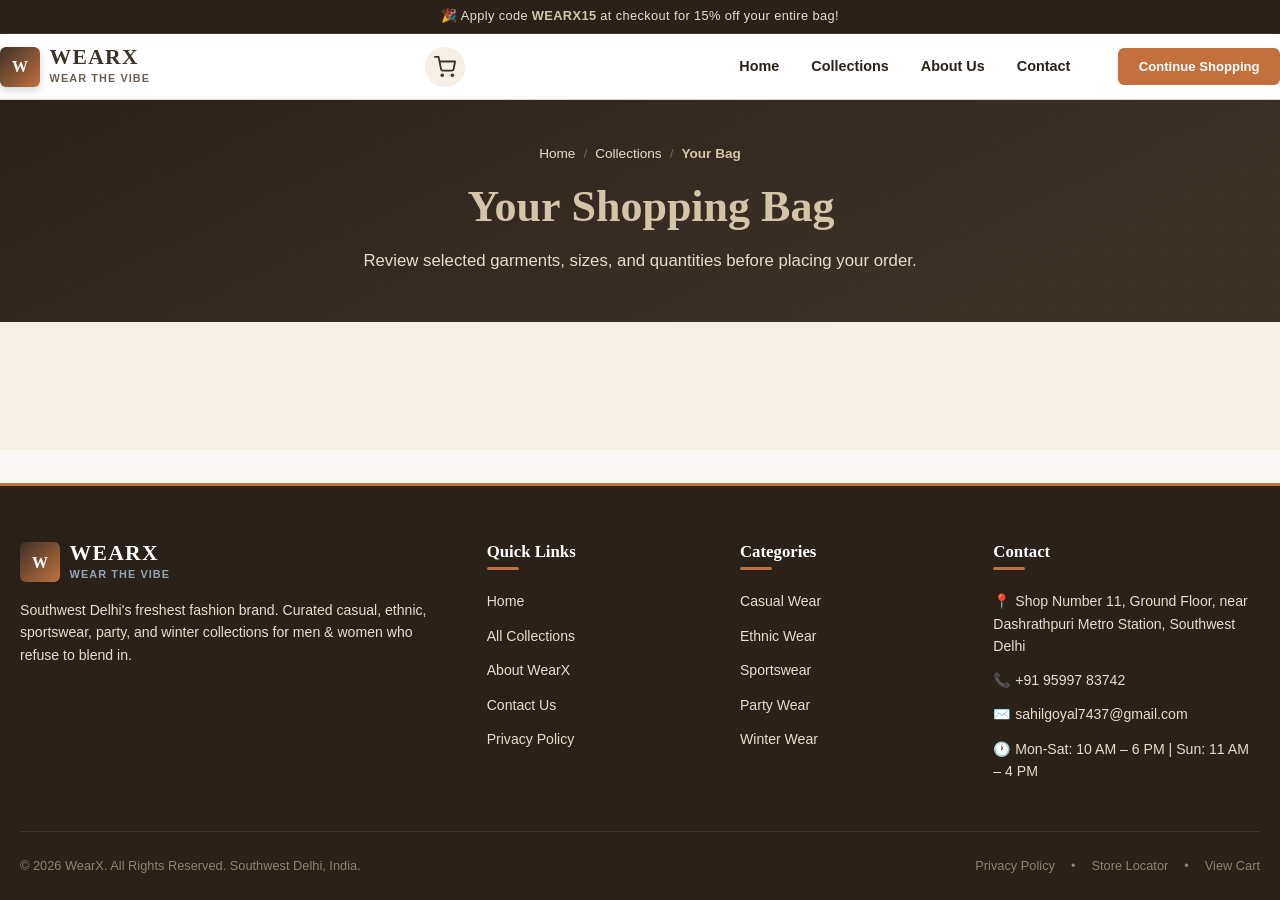
<file: cart.html>
<!DOCTYPE html>
<html lang="en">
<head>
  <meta charset="UTF-8">
  <meta name="viewport" content="width=device-width, initial-scale=1.0">
  <title>Your Shopping Bag &amp; Checkout | WearX Southwest Delhi</title>
  <meta name="description" content="Review your WearX bag, apply discount codes, and checkout with Free Delhi NCR delivery on orders above ₹999. Fast 3-click checkout with Cash on Delivery or UPI.">
  <link rel="canonical" href="https://www.wearthexp.co.in/cart.html">

  <link rel="stylesheet" href="style.css">
  <style>
    .cart-grid-layout {
      display: grid;
      grid-template-columns: 1fr;
      gap: 2.5rem;
      align-items: flex-start;
    }
    .empty-cart-state {
      text-align: center;
      padding: 4rem 1.5rem;
      background: var(--color-white);
      border-radius: var(--radius-lg);
      border: 1px solid var(--color-border);
      box-shadow: var(--shadow-sm);
    }
    .empty-cart-icon {
      width: 72px;
      height: 72px;
      margin: 0 auto 1.25rem;
      color: var(--color-accent);
      background: var(--color-beige);
      border-radius: 50%;
      display: flex;
      align-items: center;
      justify-content: center;
    }

    .coupon-box {
      display: flex;
      gap: 0.5rem;
      margin-top: 1.25rem;
    }
    .coupon-box input {
      flex-grow: 1;
      padding: 0.65rem 0.85rem;
      border: 1.5px solid var(--color-border);
      border-radius: var(--radius-sm);
      font-size: 0.88rem;
      text-transform: uppercase;
    }
    .coupon-box button {
      padding: 0.65rem 1.15rem;
      background: var(--color-primary);
      color: #fff;
      font-weight: 700;
      border-radius: var(--radius-sm);
      font-size: 0.85rem;
      cursor: pointer;
    }

    @media (min-width: 1024px) {
      .cart-grid-layout {
        grid-template-columns: 1.75fr 1fr;
      }
    }
  </style>
</head>
<body>

  <!-- Skip Link -->
  <a href="#main-content" class="skip-link">Skip to main content</a>

  <!-- Announcement Bar -->
  <aside class="announce-bar" aria-label="Store Announcement">
    <div class="container">
      🎉 Apply code <strong>WEARX15</strong> at checkout for 15% off your entire bag!
    </div>
  </aside>

  <!-- Header -->
  <header class="header">
    <div class="container header__inner">

      <!-- Brand -->
      <a href="index.html" class="brand" aria-label="WearX Home">
        <div class="brand__icon" aria-hidden="true">W</div>
        <div class="brand__text">
          <span class="brand__name">WearX</span>
          <span class="brand__tagline">Wear the Vibe</span>
        </div>
      </a>

      <!-- Header Utilities -->
      <div class="header__utils">
        <a href="cart.html" class="header__cart-btn" aria-label="View shopping cart">
          <svg width="22" height="22" viewBox="0 0 24 24" fill="none" stroke="currentColor" stroke-width="2" stroke-linecap="round" stroke-linejoin="round"><circle cx="9" cy="21" r="1"></circle><circle cx="20" cy="21" r="1"></circle><path d="M1 1h4l2.68 13.39a2 2 0 0 0 2 1.61h9.72a2 2 0 0 0 2-1.61L23 6H6"></path></svg>
          <span class="cart-badge" data-count="0"></span>
        </a>

        <button class="nav-toggle" aria-label="Toggle navigation menu" aria-expanded="false" aria-controls="primary-nav">
          <span></span><span></span><span></span>
        </button>
      </div>

      <div class="nav__backdrop" aria-hidden="true"></div>

      <!-- Navigation -->
      <nav id="primary-nav" class="nav" aria-label="Primary Navigation">
        <ul class="nav__list">
          <li><a href="index.html" class="nav__link">Home</a></li>
          <li><a href="collections.html" class="nav__link">Collections</a></li>
          <li><a href="about.html" class="nav__link">About Us</a></li>
          <li><a href="contact.html" class="nav__link">Contact</a></li>
        </ul>
        <a href="collections.html" class="btn btn-accent btn-sm header__cta-desktop">Continue Shopping</a>
      </nav>

    </div>
  </header>

  <!-- Main Content -->
  <main id="main-content">

    <section class="page-hero" style="padding:2.5rem 0 3rem;">
      <div class="container page-hero__inner">
        <nav class="breadcrumb" aria-label="Breadcrumbs">
          <a href="index.html">Home</a>
          <span class="breadcrumb-sep">/</span>
          <a href="collections.html">Collections</a>
          <span class="breadcrumb-sep">/</span>
          <span class="breadcrumb-current">Your Bag</span>
        </nav>
        <h1 class="page-hero__title" data-anim="words">
          Your <span>Shopping Bag</span>
        </h1>
        <p class="page-hero__desc">
          Review selected garments, sizes, and quantities before placing your order.
        </p>
      </div>
    </section>

    <!-- Cart Layout -->
    <section class="section section--alt">
      <div class="container">

        <!-- Container when Cart has items -->
        <div id="cartFilledSection" style="display:none;">
          <div class="cart-grid-layout">
            
            <!-- Items Table -->
            <div style="background:#fff; border-radius:var(--radius-lg); padding:2rem; border:1px solid var(--color-border); box-shadow:var(--shadow-sm); overflow-x:auto;">
              <table class="cart-table" id="cartItemsTable">
                <thead>
                  <tr>
                    <th>Product</th>
                    <th>Price</th>
                    <th>Quantity</th>
                    <th>Subtotal</th>
                    <th>Action</th>
                  </tr>
                </thead>
                <tbody id="cartTableBody">
                  <!-- Populated dynamically via JS -->
                </tbody>
              </table>

              <div style="display:flex; justify-content:space-between; align-items:center; margin-top:1.5rem; padding-top:1.5rem; border-top:1px solid var(--color-border); flex-wrap:wrap; gap:1rem;">
                <a href="collections.html" class="btn btn-outline btn-sm">← Continue Shopping</a>
                <button type="button" class="btn btn-sm" style="color:var(--color-danger); border:1px solid var(--color-danger);" onclick="window.WearXCart.clear(); renderCart();">Clear Bag</button>
              </div>
            </div>

            <!-- Order Summary Card -->
            <div>
              <div class="cart-summary">
                <h3>Order Summary</h3>

                <div class="cart-summary-row">
                  <span style="color:var(--color-text-muted);">Bag Subtotal</span>
                  <span id="summarySubtotal" style="font-weight:700;">₹0</span>
                </div>

                <div class="cart-summary-row">
                  <span style="color:var(--color-text-muted);">Delivery (Delhi NCR)</span>
                  <span id="summaryDelivery" style="color:var(--color-olive); font-weight:700;">FREE</span>
                </div>

                <div class="cart-summary-row" id="discountRow" style="display:none; color:var(--color-olive);">
                  <span>Discount (Coupon)</span>
                  <span id="summaryDiscount">-₹0</span>
                </div>

                <div class="cart-summary-row total">
                  <span>Estimated Total</span>
                  <span id="summaryTotal" style="color:var(--color-accent);">₹0</span>
                </div>

                <!-- Coupon Input -->
                <div style="margin-top:1.5rem; padding-top:1.25rem; border-top:1px dashed var(--color-border);">
                  <label for="couponInput" style="font-size:0.8rem; font-weight:700; color:var(--color-text-main); display:block; margin-bottom:0.25rem;">Have a Promo Code?</label>
                  <div class="coupon-box">
                    <input type="text" id="couponInput" placeholder="Try WEARX15" aria-label="Coupon code">
                    <button type="button" id="applyCouponBtn">Apply</button>
                  </div>
                  <div id="couponMsg" style="font-size:0.75rem; margin-top:0.35rem; display:none;"></div>
                </div>

                <div style="margin-top:2rem;">
                  <button type="button" class="btn btn-accent btn-block" id="proceedCheckoutBtn">
                    Proceed to Checkout →
                  </button>
                  <p style="font-size:0.75rem; color:var(--color-text-muted); text-align:center; margin-top:0.75rem;">
                    🔒 Safe &amp; Secure Checkout • Cash on Delivery Available
                  </p>
                </div>
              </div>
            </div>

          </div>
        </div>

        <!-- Empty Cart State -->
        <div id="cartEmptySection" class="empty-cart-state" style="display:none;">
          <div class="empty-cart-icon">
            <svg width="36" height="36" viewBox="0 0 24 24" fill="none" stroke="currentColor" stroke-width="2"><circle cx="9" cy="21" r="1"></circle><circle cx="20" cy="21" r="1"></circle><path d="M1 1h4l2.68 13.39a2 2 0 0 0 2 1.61h9.72a2 2 0 0 0 2-1.61L23 6H6"></path></svg>
          </div>
          <h2 style="font-family:var(--font-heading); font-size:1.75rem; color:var(--color-primary); margin-bottom:0.5rem;">Your Bag is Currently Empty</h2>
          <p style="color:var(--color-text-muted); max-width:460px; margin:0 auto 1.5rem; font-size:0.95rem;">
            Looks like you haven't added any outfits yet. Explore our collections or tap below to add our bestselling fleece hoodie to try checkout:
          </p>
          <div style="display:flex; justify-content:center; gap:0.85rem; flex-wrap:wrap;">
            <a href="collections.html" class="btn btn-accent">Explore Collections</a>
            <button type="button" class="btn btn-outline" onclick="if(window.WearXCart){ window.WearXCart.addSampleItem(); renderCart(); }">
              + Add Sample Hoodie (₹1,299)
            </button>
          </div>
        </div>

      </div>
    </section>

  </main>

  <!-- Checkout Modal Dialog -->
  <div class="modal-overlay" id="checkoutModal" role="dialog" aria-modal="true" aria-labelledby="checkout-title" style="display:none;align-items:center;justify-content:center;position:fixed;inset:0;background:rgba(26,19,16,0.75);z-index:2000;padding:1.25rem;backdrop-filter:blur(4px);">
    <div class="modal-card" style="background:#fff;border-radius:var(--radius-lg);max-width:540px;width:100%;max-height:92vh;overflow-y:auto;padding:2rem 1.5rem;position:relative;box-shadow:var(--shadow-xl);">
      <button type="button" class="modal-close" id="closeCheckoutBtn" aria-label="Close dialog" style="position:absolute;top:1rem;right:1rem;width:36px;height:36px;border-radius:50%;background:var(--color-beige);display:flex;align-items:center;justify-content:center;font-size:1.25rem;font-weight:700;color:var(--color-text-muted);">&times;</button>

      <div class="lead-card__header">
        <span class="section-eyebrow">Fast 3-Click Checkout</span>
        <h3 id="checkout-title" class="lead-card__title">Complete Your WearX Order</h3>
        <p class="lead-card__subtitle">Enter your delivery address in Delhi NCR or anywhere in India.</p>
      </div>

      <form id="checkoutOrderForm" novalidate>
        <div class="form-group">
          <label for="order-name" class="form-label">Full Name <span class="req">*</span></label>
          <input type="text" id="order-name" name="name" class="form-control" placeholder="e.g., Rohan Mehra" required>
        </div>

        <div class="form-group">
          <label for="order-phone" class="form-label">10-Digit Mobile Number <span class="req">*</span></label>
          <input type="tel" id="order-phone" name="phone" class="form-control" placeholder="e.g., 9599783742" maxlength="10" required>
          <div class="form-help">Delivery rider will contact on this number.</div>
        </div>

        <div class="form-group">
          <label for="order-email" class="form-label">Email Address <span class="req">*</span></label>
          <input type="email" id="order-email" name="email" class="form-control" placeholder="e.g., sahilgoyal7437@gmail.com" required>
        </div>

        <div class="form-group">
          <label for="order-address" class="form-label">Delivery Street Address &amp; House No. <span class="req">*</span></label>
          <textarea id="order-address" name="address" class="form-control" rows="2" placeholder="e.g., House 44, Block C, Vasant Kunj, Southwest Delhi" required></textarea>
        </div>

        <div style="display:grid; grid-template-columns:1fr 1fr; gap:0.75rem;">
          <div class="form-group">
            <label for="order-city" class="form-label">City / Region</label>
            <input type="text" id="order-city" name="city" class="form-control" value="Delhi NCR" required>
          </div>
          <div class="form-group">
            <label for="order-pincode" class="form-label">Pincode <span class="req">*</span></label>
            <input type="text" id="order-pincode" name="pincode" class="form-control" placeholder="110070" maxlength="6" required>
          </div>
        </div>

        <div class="form-group">
          <label class="form-label">Payment Method</label>
          <div style="display:flex; flex-direction:column; gap:0.5rem; margin-top:0.25rem;">
            <label style="display:flex; align-items:center; gap:0.5rem; font-size:0.9rem; cursor:pointer;">
              <input type="radio" name="paymentMethod" value="COD" checked>
              <strong>Cash on Delivery (COD)</strong> — Pay at your doorstep
            </label>
            <label style="display:flex; align-items:center; gap:0.5rem; font-size:0.9rem; cursor:pointer;">
              <input type="radio" name="paymentMethod" value="UPI">
              <strong>UPI / QR Code</strong> — Pay upon delivery or online
            </label>
          </div>
        </div>

        <div style="background:var(--color-beige); padding:1rem; border-radius:var(--radius-sm); margin:1.25rem 0; font-size:0.9rem;">
          <div style="display:flex; justify-content:space-between; font-weight:800;">
            <span>Payable Amount:</span>
            <span id="modalPayableAmount" style="color:var(--color-accent);">₹0</span>
          </div>
        </div>

        <button type="submit" class="btn btn-accent btn-block" id="confirmOrderBtn">
          Confirm &amp; Place Order
        </button>
        <div class="form-feedback" id="orderFeedback" role="alert" aria-live="polite"></div>
      </form>
    </div>
  </div>

  <!-- Footer -->
  <footer class="footer">
    <div class="container">
      <div class="footer-grid">

        <div class="footer-col">
          <div class="brand" style="margin-bottom: 1rem;">
            <div class="brand__icon" aria-hidden="true">W</div>
            <div class="brand__text">
              <span class="brand__name" style="color: #fff;">WearX</span>
              <span class="brand__tagline" style="color: #94a3b8;">Wear the Vibe</span>
            </div>
          </div>
          <p>Southwest Delhi's freshest fashion brand. Curated casual, ethnic, sportswear, party, and winter collections for men &amp; women who refuse to blend in.</p>
        </div>

        <div class="footer-col">
          <h4>Quick Links</h4>
          <ul class="footer-links">
            <li><a href="index.html" class="footer-link">Home</a></li>
            <li><a href="collections.html" class="footer-link">All Collections</a></li>
            <li><a href="about.html" class="footer-link">About WearX</a></li>
            <li><a href="contact.html" class="footer-link">Contact Us</a></li>
            <li><a href="privacy.html" class="footer-link">Privacy Policy</a></li>
          </ul>
        </div>

        <div class="footer-col">
          <h4>Categories</h4>
          <ul class="footer-links">
            <li><a href="collections.html#casual" class="footer-link">Casual Wear</a></li>
            <li><a href="collections.html#ethnic" class="footer-link">Ethnic Wear</a></li>
            <li><a href="collections.html#sportswear" class="footer-link">Sportswear</a></li>
            <li><a href="collections.html#party" class="footer-link">Party Wear</a></li>
            <li><a href="collections.html#winter" class="footer-link">Winter Wear</a></li>
          </ul>
        </div>

        <div class="footer-col">
          <h4>Contact</h4>
          <ul class="footer-links">
            <li><span class="footer-link">📍 Shop Number 11, Ground Floor, near Dashrathpuri Metro Station, Southwest Delhi</span></li>
            <li><a href="tel:+919599783742" class="footer-link">📞 +91 95997 83742</a></li>
            <li><a href="mailto:sahilgoyal7437@gmail.com" class="footer-link">✉️ sahilgoyal7437@gmail.com</a></li>
            <li><span class="footer-link">🕐 Mon-Sat: 10 AM – 6 PM | Sun: 11 AM – 4 PM</span></li>
          </ul>
        </div>

      </div>

      <div class="footer-bottom">
        <div>&copy; 2026 WearX. All Rights Reserved. Southwest Delhi, India.</div>
        <div class="footer-bottom-links">
          <a href="privacy.html">Privacy Policy</a>
          <span>•</span>
          <a href="contact.html">Store Locator</a>
          <span>•</span>
          <a href="cart.html">View Cart</a>
        </div>
      </div>
    </div>
  </footer>

  <script src="script.js?v=2.2"></script>
  <script>
    var currentDiscountPercent = 0;

    function renderCart() {
      if (!window.WearXCart) return;
      var cart = window.WearXCart.getItems();
      var filledSec = document.getElementById('cartFilledSection');
      var emptySec = document.getElementById('cartEmptySection');
      var tbody = document.getElementById('cartTableBody');

      if (!cart || cart.length === 0) {
        if (filledSec) filledSec.style.display = 'none';
        if (emptySec) emptySec.style.display = 'block';
        return;
      }

      if (emptySec) emptySec.style.display = 'none';
      if (filledSec) filledSec.style.display = 'block';

      if (!tbody) return;
      tbody.innerHTML = '';
      var subtotal = 0;

      cart.forEach(function (item) {
        var price = parseFloat(item.price) || 0;
        var qty = parseInt(item.qty, 10) || 1;
        var itemSub = price * qty;
        subtotal += itemSub;

        var tr = document.createElement('tr');
        var imgSrc = item.image || 'https://images.unsplash.com/photo-1558618666-fcd25c85f82e?w=100&h=120&fit=crop&q=80';
        tr.innerHTML = `
          <td>
            <div class="cart-item-info">
              <img src="${imgSrc}" alt="${item.name}" class="cart-item-thumb">
              <div>
                <div class="cart-item-name">${item.name}</div>
                <div class="cart-item-variant">${item.category || 'WearX'} • Size: <strong>${item.size || 'M'}</strong></div>
              </div>
            </div>
          </td>
          <td><strong>₹${price.toLocaleString('en-IN')}</strong></td>
          <td>
            <div class="qty-control">
              <button type="button" class="qty-btn" onclick="window.updateItemQty('${item.id}', '${item.size}', ${qty - 1})">−</button>
              <input type="text" class="qty-value" value="${qty}" readonly>
              <button type="button" class="qty-btn" onclick="window.updateItemQty('${item.id}', '${item.size}', ${qty + 1})">+</button>
            </div>
          </td>
          <td><strong>₹${itemSub.toLocaleString('en-IN')}</strong></td>
          <td>
            <button type="button" class="cart-remove-btn" onclick="window.removeItem('${item.id}', '${item.size}')" title="Remove Item">
              <svg width="18" height="18" viewBox="0 0 24 24" fill="none" stroke="currentColor" stroke-width="2"><polyline points="3 6 5 6 21 6"></polyline><path d="M19 6v14a2 2 0 0 1-2 2H7a2 2 0 0 1-2-2V6m3 0V4a2 2 0 0 1 2-2h4a2 2 0 0 1 2 2v2"></path></svg>
            </button>
          </td>
        `;
        tbody.appendChild(tr);
      });

      // Update Summary
      var delivery = (subtotal >= 999 || subtotal === 0) ? 0 : 99;
      var discount = Math.round(subtotal * (currentDiscountPercent / 100));
      var total = subtotal - discount + delivery;

      var elSubtotal = document.getElementById('summarySubtotal');
      var elDelivery = document.getElementById('summaryDelivery');
      var elDiscountRow = document.getElementById('discountRow');
      var elDiscount = document.getElementById('summaryDiscount');
      var elTotal = document.getElementById('summaryTotal');
      var elModalAmount = document.getElementById('modalPayableAmount');

      if (elSubtotal) elSubtotal.textContent = '₹' + subtotal.toLocaleString('en-IN');
      if (elDelivery) elDelivery.textContent = delivery === 0 ? 'FREE' : '₹' + delivery;

      if (discount > 0 && elDiscountRow) {
        elDiscountRow.style.display = 'flex';
        if (elDiscount) elDiscount.textContent = '-₹' + discount.toLocaleString('en-IN');
      } else if (elDiscountRow) {
        elDiscountRow.style.display = 'none';
      }

      if (elTotal) elTotal.textContent = '₹' + total.toLocaleString('en-IN');
      if (elModalAmount) elModalAmount.textContent = '₹' + total.toLocaleString('en-IN');
    }

    window.updateItemQty = function(id, size, qty) {
      if (!window.WearXCart) return;
      if (qty <= 0) {
        window.WearXCart.removeItem(id, size);
      } else {
        window.WearXCart.updateQty(id, size, qty);
      }
      renderCart();
    };

    window.removeItem = function(id, size) {
      if (!window.WearXCart) return;
      window.WearXCart.removeItem(id, size);
      renderCart();
    };

    function initCartPage() {
      if (window.WearXCart) {
        window.WearXCart.updateBadge();
      }
      renderCart();

      // Coupon application
      var couponBtn = document.getElementById('applyCouponBtn');
      if (couponBtn && !couponBtn.dataset.bound) {
        couponBtn.dataset.bound = 'true';
        couponBtn.addEventListener('click', function () {
          var input = document.getElementById('couponInput');
          var code = input ? input.value.trim().toUpperCase() : '';
          var msg = document.getElementById('couponMsg');
          if (msg) msg.style.display = 'block';

          if (code === 'WEARX15') {
            currentDiscountPercent = 15;
            if (msg) {
              msg.style.color = 'var(--color-olive)';
              msg.textContent = '🎉 15% discount applied successfully!';
            }
            renderCart();
          } else {
            if (msg) {
              msg.style.color = 'var(--color-danger)';
              msg.textContent = 'Invalid promo code. Try WEARX15';
            }
          }
        });
      }

      // Checkout Modal Open/Close
      var modal = document.getElementById('checkoutModal');
      var openBtn = document.getElementById('proceedCheckoutBtn');
      var closeBtn = document.getElementById('closeCheckoutBtn');

      if (openBtn && modal && !openBtn.dataset.bound) {
        openBtn.dataset.bound = 'true';
        openBtn.addEventListener('click', function () {
          modal.style.display = 'flex';
          document.body.style.overflow = 'hidden';
        });
      }

      if (closeBtn && modal && !closeBtn.dataset.bound) {
        closeBtn.dataset.bound = 'true';
        closeBtn.addEventListener('click', function () {
          modal.style.display = 'none';
          document.body.style.overflow = '';
        });
      }

      // Checkout form submission
      var orderForm = document.getElementById('checkoutOrderForm');
      if (orderForm && !orderForm.dataset.bound) {
        orderForm.dataset.bound = 'true';
        orderForm.addEventListener('submit', function (e) {
          e.preventDefault();

          var nameInput = document.getElementById('order-name');
          var phoneInput = document.getElementById('order-phone');
          var addrInput = document.getElementById('order-address');
          var feedback = document.getElementById('orderFeedback');

          var name = nameInput ? nameInput.value.trim() : '';
          var phone = phoneInput ? phoneInput.value.trim() : '';
          var addr = addrInput ? addrInput.value.trim() : '';

          if (!name || !phone || !/^[6-9]\d{9}$/.test(phone) || !addr) {
            alert('Please fill all required fields with a valid 10-digit mobile number.');
            return;
          }

          var submitBtn = document.getElementById('confirmOrderBtn');
          if (submitBtn) {
            submitBtn.disabled = true;
            submitBtn.textContent = 'Placing Order...';
          }

          setTimeout(function () {
            try {
              window.dataLayer = window.dataLayer || [];
              window.dataLayer.push({
                event: 'purchase',
                ecommerce: {
                  transaction_id: 'WX-' + Date.now().toString().slice(-6),
                  value: window.WearXCart.getTotal(),
                  currency: 'INR',
                  items: window.WearXCart.getItems()
                }
              });
            } catch (err) {}

            window.WearXCart.clear();

            orderForm.reset();
            if (submitBtn) submitBtn.style.display = 'none';

            if (feedback) {
              feedback.className = 'form-feedback form-feedback--success is-active';
              feedback.innerHTML = `
                <strong>🎉 Order Placed Successfully!</strong>
                <p style="margin:0.5rem 0 0.85rem; font-size:0.9rem;">
                  Thank you, <strong>${name}</strong>! Your order has been scheduled for dispatch. Expected delivery in Southwest Delhi within <strong>24 hours</strong>.
                </p>
                <a href="https://wa.me/919599783742?text=Hi%20WearX!%20I%20just%20placed%20order%20for%20${encodeURIComponent(name)}." 
                   target="_blank" 
                   rel="noopener noreferrer" 
                   class="btn btn-sm" 
                   style="background:#25d366; color:#fff; display:inline-flex;">
                   Get Delivery Updates on WhatsApp
                </a>
              `;
            }

            setTimeout(function () {
              renderCart();
            }, 3000);
          }, 800);
        });
      }
    }

    // Run immediately and attach lifecycle listeners
    if (document.readyState === 'loading') {
      document.addEventListener('DOMContentLoaded', initCartPage);
    } else {
      initCartPage();
    }
    window.addEventListener('pageshow', initCartPage);
    window.addEventListener('cart-updated', renderCart);
    window.addEventListener('storage', renderCart);
  </script>
  </script>
</body>
</html>
</file>
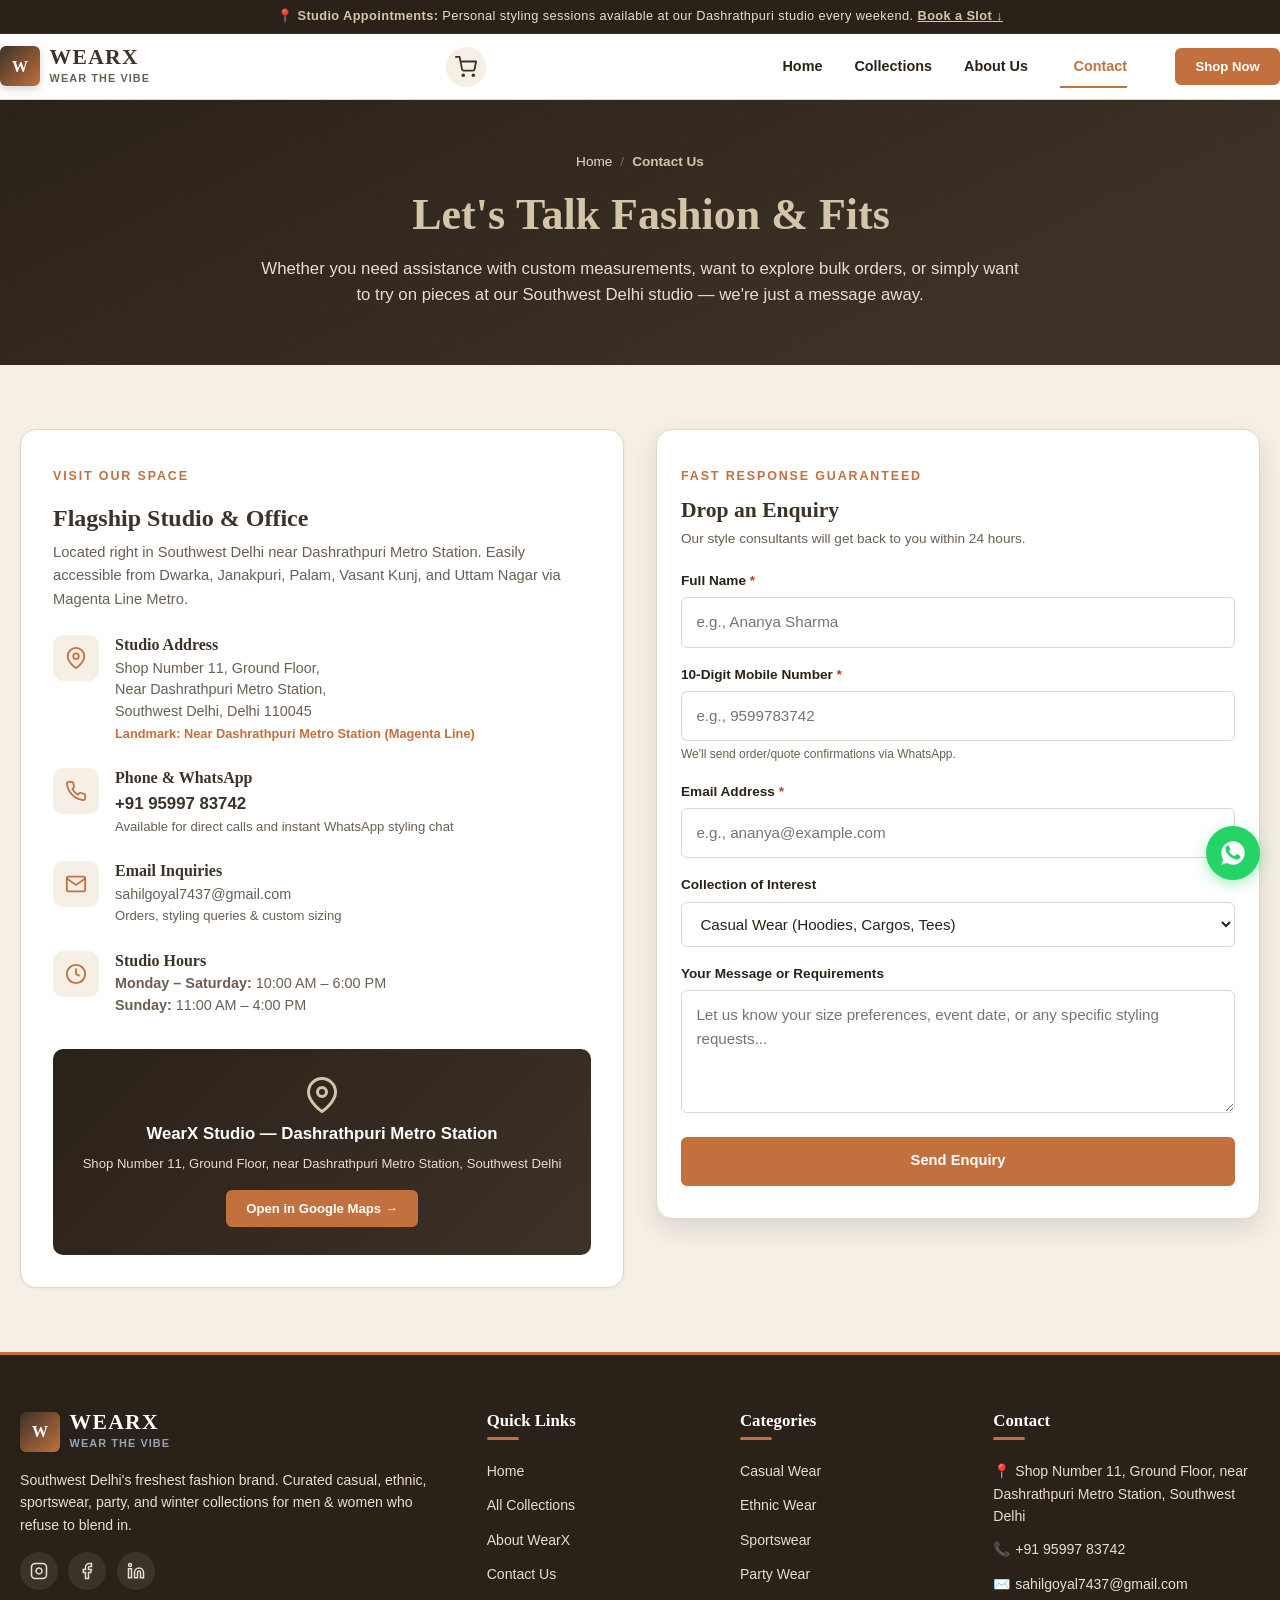
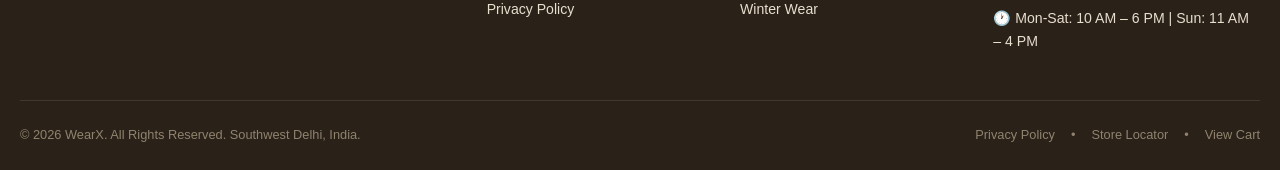
<file: contact.html>
<!DOCTYPE html>
<html lang="en">
<head>
  <meta charset="UTF-8">
  <meta name="viewport" content="width=device-width, initial-scale=1.0">
  <title>Contact WearX — Store &amp; Studio | Southwest Delhi</title>
  <meta name="description" content="Visit our flagship studio at Shop Number 11, Ground Floor, near Dashrathpuri Metro Station, Southwest Delhi. Call +91 9599783742 or email sahilgoyal7437@gmail.com for styling &amp; orders.">
  <meta name="keywords" content="WearX store Delhi, contact WearX, clothing studio Dashrathpuri Southwest Delhi, fashion store Dwarka Delhi, WearX phone number">
  <link rel="canonical" href="https://www.wearthexp.co.in/contact.html">

  <!-- Open Graph -->
  <meta property="og:type" content="website">
  <meta property="og:url" content="https://www.wearthexp.co.in/contact.html">
  <meta property="og:title" content="Contact WearX — Southwest Delhi Store &amp; Support">
  <meta property="og:description" content="Connect with our styling advisors or drop by our Dashrathpuri design studio.">

  <!-- LocalBusiness Schema -->
  <script type="application/ld+json">
  {
    "@context": "https://schema.org",
    "@type": "ClothingStore",
    "name": "WearX Flagship Studio",
    "telephone": "+919599783742",
    "email": "sahilgoyal7437@gmail.com",
    "url": "https://www.wearthexp.co.in/contact.html",
    "address": {
      "@type": "PostalAddress",
      "streetAddress": "Shop Number 11, Ground Floor, near Dashrathpuri Metro Station",
      "addressLocality": "Southwest Delhi",
      "addressRegion": "Delhi",
      "postalCode": "110045",
      "addressCountry": "IN"
    },
    "geo": {
      "@type": "GeoCoordinates",
      "latitude": 28.5991,
      "longitude": 77.0863
    },
    "openingHours": "Mo-Sa 10:00-18:00, Su 11:00-16:00"
  }
  </script>

  <link rel="stylesheet" href="style.css">
</head>
<body>

  <!-- Skip Link -->
  <a href="#main-content" class="skip-link">Skip to main content</a>

  <!-- Announcement Bar -->
  <aside class="announce-bar" aria-label="Store Announcement">
    <div class="container">
      📍 <strong>Studio Appointments:</strong> Personal styling sessions available at our Dashrathpuri studio every weekend.
      <a href="#enquiry-form-section">Book a Slot ↓</a>
    </div>
  </aside>

  <!-- Header -->
  <header class="header">
    <div class="container header__inner">

      <!-- Brand -->
      <a href="index.html" class="brand" aria-label="WearX Home">
        <div class="brand__icon" aria-hidden="true">W</div>
        <div class="brand__text">
          <span class="brand__name">WearX</span>
          <span class="brand__tagline">Wear the Vibe</span>
        </div>
      </a>

      <!-- Header Utilities -->
      <div class="header__utils">
        <!-- Cart Button -->
        <a href="cart.html" class="header__cart-btn" aria-label="View shopping cart">
          <svg width="22" height="22" viewBox="0 0 24 24" fill="none" stroke="currentColor" stroke-width="2" stroke-linecap="round" stroke-linejoin="round"><circle cx="9" cy="21" r="1"></circle><circle cx="20" cy="21" r="1"></circle><path d="M1 1h4l2.68 13.39a2 2 0 0 0 2 1.61h9.72a2 2 0 0 0 2-1.61L23 6H6"></path></svg>
          <span class="cart-badge" data-count="0"></span>
        </a>

        <!-- Hamburger -->
        <button class="nav-toggle" aria-label="Toggle navigation menu" aria-expanded="false" aria-controls="primary-nav">
          <span></span><span></span><span></span>
        </button>
      </div>

      <!-- Nav Backdrop -->
      <div class="nav__backdrop" aria-hidden="true"></div>

      <!-- Navigation -->
      <nav id="primary-nav" class="nav" aria-label="Primary Navigation">
        <ul class="nav__list">
          <li><a href="index.html" class="nav__link">Home</a></li>
          <li><a href="collections.html" class="nav__link">Collections</a></li>
          <li><a href="about.html" class="nav__link">About Us</a></li>
          <li><a href="contact.html" class="nav__link active">Contact</a></li>
        </ul>
        <a href="collections.html" class="btn btn-accent btn-sm header__cta-desktop">Shop Now</a>
      </nav>

    </div>
  </header>

  <!-- Main Content -->
  <main id="main-content">

    <!-- Subpage Hero -->
    <section class="page-hero" aria-labelledby="contact-page-title">
      <div class="container page-hero__inner">
        <nav class="breadcrumb" aria-label="Breadcrumbs">
          <a href="index.html">Home</a>
          <span class="breadcrumb-sep">/</span>
          <span class="breadcrumb-current">Contact Us</span>
        </nav>
        <h1 id="contact-page-title" class="page-hero__title" data-anim="words">
          Let's Talk <span>Fashion &amp; Fits</span>
        </h1>
        <p class="page-hero__desc">
          Whether you need assistance with custom measurements, want to explore bulk orders, or simply want to try on pieces at our Southwest Delhi studio — we're just a message away.
        </p>
      </div>
    </section>

    <!-- Main Contact & Enquiry Section -->
    <section class="section section--alt" aria-labelledby="contact-heading">
      <div class="container">
        
        <div class="contact-grid">

          <!-- Left Column: Studio Info -->
          <div>
            <div class="contact-card">
              <span class="section-eyebrow">Visit Our Space</span>
              <h2 id="contact-heading" style="font-size:1.5rem; font-weight:700; color:var(--color-primary); margin-top:0.4rem;">
                Flagship Studio &amp; Office
              </h2>
              <p style="font-size:0.92rem; color:var(--color-text-muted); margin-top:0.5rem; line-height:1.6;">
                Located right in Southwest Delhi near Dashrathpuri Metro Station. Easily accessible from Dwarka, Janakpuri, Palam, Vasant Kunj, and Uttam Nagar via Magenta Line Metro.
              </p>

              <div class="contact-info-list">
                
                <div class="contact-info-item">
                  <div class="contact-info-icon" aria-hidden="true">
                    <svg width="22" height="22" viewBox="0 0 24 24" fill="none" stroke="currentColor" stroke-width="2"><path d="M21 10c0 7-9 13-9 13s-9-6-9-13a9 9 0 0 1 18 0z"></path><circle cx="12" cy="10" r="3"></circle></svg>
                  </div>
                  <div class="contact-info-content">
                    <h3>Studio Address</h3>
                    <p>
                      Shop Number 11, Ground Floor,<br>
                      Near Dashrathpuri Metro Station,<br>
                      Southwest Delhi, Delhi 110045<br>
                      <span style="font-size:0.8rem; color:var(--color-accent); font-weight:700;">Landmark: Near Dashrathpuri Metro Station (Magenta Line)</span>
                    </p>
                  </div>
                </div>

                <div class="contact-info-item">
                  <div class="contact-info-icon" aria-hidden="true">
                    <svg width="22" height="22" viewBox="0 0 24 24" fill="none" stroke="currentColor" stroke-width="2"><path d="M22 16.92v3a2 2 0 0 1-2.18 2 19.79 19.79 0 0 1-8.63-3.07 19.5 19.5 0 0 1-6-6 19.79 19.79 0 0 1-3.07-8.67A2 2 0 0 1 4.11 2h3a2 2 0 0 1 2 1.72 12.84 12.84 0 0 0 .7 2.81 2 2 0 0 1-.45 2.11L8.09 9.91a16 16 0 0 0 6 6l1.27-1.27a2 2 0 0 1 2.11-.45 12.84 12.84 0 0 0 2.81.7A2 2 0 0 1 22 16.92z"></path></svg>
                  </div>
                  <div class="contact-info-content">
                    <h3>Phone &amp; WhatsApp</h3>
                    <p>
                      <a href="tel:+919599783742" style="font-weight:800; color:var(--color-primary); font-size:1.05rem;">+91 95997 83742</a><br>
                      <span style="font-size:0.82rem;">Available for direct calls and instant WhatsApp styling chat</span>
                    </p>
                  </div>
                </div>

                <div class="contact-info-item">
                  <div class="contact-info-icon" aria-hidden="true">
                    <svg width="22" height="22" viewBox="0 0 24 24" fill="none" stroke="currentColor" stroke-width="2"><path d="M4 4h16c1.1 0 2 .9 2 2v12c0 1.1-.9 2-2 2H4c-1.1 0-2-.9-2-2V6c0-1.1.9-2 2-2z"></path><polyline points="22,6 12,13 2,6"></polyline></svg>
                  </div>
                  <div class="contact-info-content">
                    <h3>Email Inquiries</h3>
                    <p>
                      <a href="mailto:sahilgoyal7437@gmail.com">sahilgoyal7437@gmail.com</a><br>
                      <span style="font-size:0.82rem;">Orders, styling queries &amp; custom sizing</span>
                    </p>
                  </div>
                </div>

                <div class="contact-info-item">
                  <div class="contact-info-icon" aria-hidden="true">
                    <svg width="22" height="22" viewBox="0 0 24 24" fill="none" stroke="currentColor" stroke-width="2"><circle cx="12" cy="12" r="10"></circle><polyline points="12 6 12 12 16 14"></polyline></svg>
                  </div>
                  <div class="contact-info-content">
                    <h3>Studio Hours</h3>
                    <p>
                      <strong>Monday – Saturday:</strong> 10:00 AM – 6:00 PM<br>
                      <strong>Sunday:</strong> 11:00 AM – 4:00 PM
                    </p>
                  </div>
                </div>

              </div>

              <!-- Styled Map Card -->
              <div style="margin-top:2rem;">
                <div style="background:linear-gradient(135deg, var(--color-primary-dark) 0%, var(--color-primary) 100%); color:#fff; border-radius:var(--radius-md); padding:1.75rem; text-align:center;">
                  <svg width="36" height="36" viewBox="0 0 24 24" fill="none" stroke="#d4c5a9" stroke-width="2" style="margin:0 auto 0.5rem;"><path d="M21 10c0 7-9 13-9 13s-9-6-9-13a9 9 0 0 1 18 0z"></path><circle cx="12" cy="10" r="3"></circle></svg>
                  <strong style="font-size:1.05rem; display:block;">WearX Studio — Dashrathpuri Metro Station</strong>
                  <span style="font-size:0.82rem; color:var(--color-beige-dark); display:block; margin:0.35rem 0 1rem;">Shop Number 11, Ground Floor, near Dashrathpuri Metro Station, Southwest Delhi</span>
                  <a href="https://maps.google.com/?q=Dashrathpuri+Metro+Station+Delhi" target="_blank" rel="noopener noreferrer" class="btn btn-accent btn-sm">
                    Open in Google Maps →
                  </a>
                </div>
              </div>

            </div>
          </div>

          <!-- Right Column: Primary Lead Capture Form -->
          <div>
            <div class="lead-card" id="enquiry-form-section">
              <div class="lead-card__header">
                <span class="section-eyebrow">Fast Response Guaranteed</span>
                <h2 class="lead-card__title">Drop an Enquiry</h2>
                <p class="lead-card__subtitle">Our style consultants will get back to you within 24 hours.</p>
              </div>

              <form data-form="enquiry" id="contact-page-form" novalidate>
                <div class="form-group">
                  <label for="contact-fullName" class="form-label">Full Name <span class="req">*</span></label>
                  <input type="text" id="contact-fullName" name="fullName" class="form-control" placeholder="e.g., Ananya Sharma" required>
                </div>

                <div class="form-group">
                  <label for="contact-phone" class="form-label">10-Digit Mobile Number <span class="req">*</span></label>
                  <input type="tel" id="contact-phone" name="phone" class="form-control" placeholder="e.g., 9599783742" maxlength="10" required>
                  <div class="form-help">We'll send order/quote confirmations via WhatsApp.</div>
                </div>

                <div class="form-group">
                  <label for="contact-email" class="form-label">Email Address <span class="req">*</span></label>
                  <input type="email" id="contact-email" name="email" class="form-control" placeholder="e.g., ananya@example.com" required>
                </div>

                <div class="form-group">
                  <label for="contact-category" class="form-label">Collection of Interest</label>
                  <select id="contact-category" name="interest" class="form-control">
                    <option value="Casual Wear">Casual Wear (Hoodies, Cargos, Tees)</option>
                    <option value="Ethnic Wear">Ethnic Wear (Kurtas, Nehru Jackets, Sets)</option>
                    <option value="Sportswear">Sportswear / Athleisure (Tees, Joggers)</option>
                    <option value="Party Wear">Party Wear (Blazers, Velvet Dresses)</option>
                    <option value="Winter Wear">Winter Wear (Puffers, Overcoats, Knits)</option>
                    <option value="Bulk Order">Bulk / Corporate Gifting (10+ pcs)</option>
                    <option value="Custom Tailoring">Custom Fit / Studio Appointment</option>
                  </select>
                </div>

                <div class="form-group">
                  <label for="contact-notes" class="form-label">Your Message or Requirements</label>
                  <textarea id="contact-notes" name="notes" class="form-control" rows="4" placeholder="Let us know your size preferences, event date, or any specific styling requests..."></textarea>
                </div>

                <button type="submit" class="btn btn-accent btn-block">
                  Send Enquiry
                </button>
                <div class="form-feedback" role="alert" aria-live="polite"></div>
              </form>
            </div>
          </div>

        </div>

      </div>
    </section>

  </main>

  <!-- Footer -->
  <footer class="footer">
    <div class="container">
      <div class="footer-grid">

        <div class="footer-col">
          <div class="brand" style="margin-bottom: 1rem;">
            <div class="brand__icon" aria-hidden="true">W</div>
            <div class="brand__text">
              <span class="brand__name" style="color: #fff;">WearX</span>
              <span class="brand__tagline" style="color: #94a3b8;">Wear the Vibe</span>
            </div>
          </div>
          <p>Southwest Delhi's freshest fashion brand. Curated casual, ethnic, sportswear, party, and winter collections for men &amp; women who refuse to blend in.</p>
          <div class="footer-social">
            <a href="https://www.instagram.com/wearthexp.co.in" target="_blank" rel="noopener noreferrer" aria-label="WearX Instagram">
              <svg width="18" height="18" viewBox="0 0 24 24" fill="none" stroke="currentColor" stroke-width="2"><rect x="2" y="2" width="20" height="20" rx="5" ry="5"></rect><path d="M16 11.37A4 4 0 1 1 12.63 8 4 4 0 0 1 16 11.37z"></path><line x1="17.5" y1="6.5" x2="17.51" y2="6.5"></line></svg>
            </a>
            <a href="https://www.facebook.com/wearthexp.co.in" target="_blank" rel="noopener noreferrer" aria-label="WearX Facebook">
              <svg width="18" height="18" viewBox="0 0 24 24" fill="none" stroke="currentColor" stroke-width="2"><path d="M18 2h-3a5 5 0 0 0-5 5v3H7v4h3v8h4v-8h3l1-4h-4V7a1 1 0 0 1 1-1h3z"></path></svg>
            </a>
            <a href="https://www.linkedin.com/company/wearx" target="_blank" rel="noopener noreferrer" aria-label="WearX LinkedIn">
              <svg width="18" height="18" viewBox="0 0 24 24" fill="none" stroke="currentColor" stroke-width="2"><path d="M16 8a6 6 0 0 1 6 6v7h-4v-7a2 2 0 0 0-2-2 2 2 0 0 0-2 2v7h-4v-7a6 6 0 0 1 6-6z"></path><rect x="2" y="9" width="4" height="12"></rect><circle cx="4" cy="4" r="2"></circle></svg>
            </a>
          </div>
        </div>

        <div class="footer-col">
          <h4>Quick Links</h4>
          <ul class="footer-links">
            <li><a href="index.html" class="footer-link">Home</a></li>
            <li><a href="collections.html" class="footer-link">All Collections</a></li>
            <li><a href="about.html" class="footer-link">About WearX</a></li>
            <li><a href="contact.html" class="footer-link">Contact Us</a></li>
            <li><a href="privacy.html" class="footer-link">Privacy Policy</a></li>
          </ul>
        </div>

        <div class="footer-col">
          <h4>Categories</h4>
          <ul class="footer-links">
            <li><a href="collections.html#casual" class="footer-link">Casual Wear</a></li>
            <li><a href="collections.html#ethnic" class="footer-link">Ethnic Wear</a></li>
            <li><a href="collections.html#sportswear" class="footer-link">Sportswear</a></li>
            <li><a href="collections.html#party" class="footer-link">Party Wear</a></li>
            <li><a href="collections.html#winter" class="footer-link">Winter Wear</a></li>
          </ul>
        </div>

        <div class="footer-col">
          <h4>Contact</h4>
          <ul class="footer-links">
            <li><span class="footer-link">📍 Shop Number 11, Ground Floor, near Dashrathpuri Metro Station, Southwest Delhi</span></li>
            <li><a href="tel:+919599783742" class="footer-link">📞 +91 95997 83742</a></li>
            <li><a href="mailto:sahilgoyal7437@gmail.com" class="footer-link">✉️ sahilgoyal7437@gmail.com</a></li>
            <li><span class="footer-link">🕐 Mon-Sat: 10 AM – 6 PM | Sun: 11 AM – 4 PM</span></li>
          </ul>
        </div>

      </div>

      <div class="footer-bottom">
        <div>&copy; 2026 WearX. All Rights Reserved. Southwest Delhi, India.</div>
        <div class="footer-bottom-links">
          <a href="privacy.html">Privacy Policy</a>
          <span>•</span>
          <a href="contact.html">Store Locator</a>
          <span>•</span>
          <a href="cart.html">View Cart</a>
        </div>
      </div>
    </div>
  </footer>

  <!-- Floating WhatsApp -->
  <a href="https://wa.me/919599783742?text=Hi%20WearX!%20I%27d%20like%20to%20visit%20your%20Dashrathpuri%20studio."
     class="floating-whatsapp"
     target="_blank"
     rel="noopener noreferrer"
     aria-label="Chat with WearX on WhatsApp">
    <svg width="28" height="28" viewBox="0 0 24 24" fill="currentColor" aria-hidden="true">
      <path d="M12.031 2C6.495 2 2 6.493 2 12.029c0 1.97.57 3.81 1.558 5.362L2 22l4.767-1.523A9.972 9.972 0 0 0 12.031 22c5.536 0 10.031-4.494 10.031-10.029C22.062 6.493 17.567 2 12.031 2zm5.836 14.199c-.244.686-1.42 1.314-1.956 1.393-.509.076-1.171.109-3.791-.973-3.149-1.3-5.183-4.502-5.34-4.71-.157-.208-1.277-1.699-1.277-3.241 0-1.542.808-2.302 1.096-2.614.288-.312.63-.39.84-.39.21 0 .42.002.604.011.196.01.458-.074.717.547.262.628.895 2.186.973 2.344.079.157.132.342.026.551-.105.208-.157.338-.314.522-.157.183-.331.409-.472.549-.157.156-.32.327-.138.64.183.313.815 1.344 1.748 2.174 1.199 1.069 2.21 1.399 2.523 1.556.314.157.498.131.682-.079.184-.209.786-.913.996-1.226.21-.313.42-.261.708-.157.288.105 1.833.864 2.148 1.021.314.157.524.235.603.366.079.131.079.76-.165 1.446z"/>
    </svg>
  </a>

  <script src="script.js?v=2.2"></script>
</body>
</html>
</file>
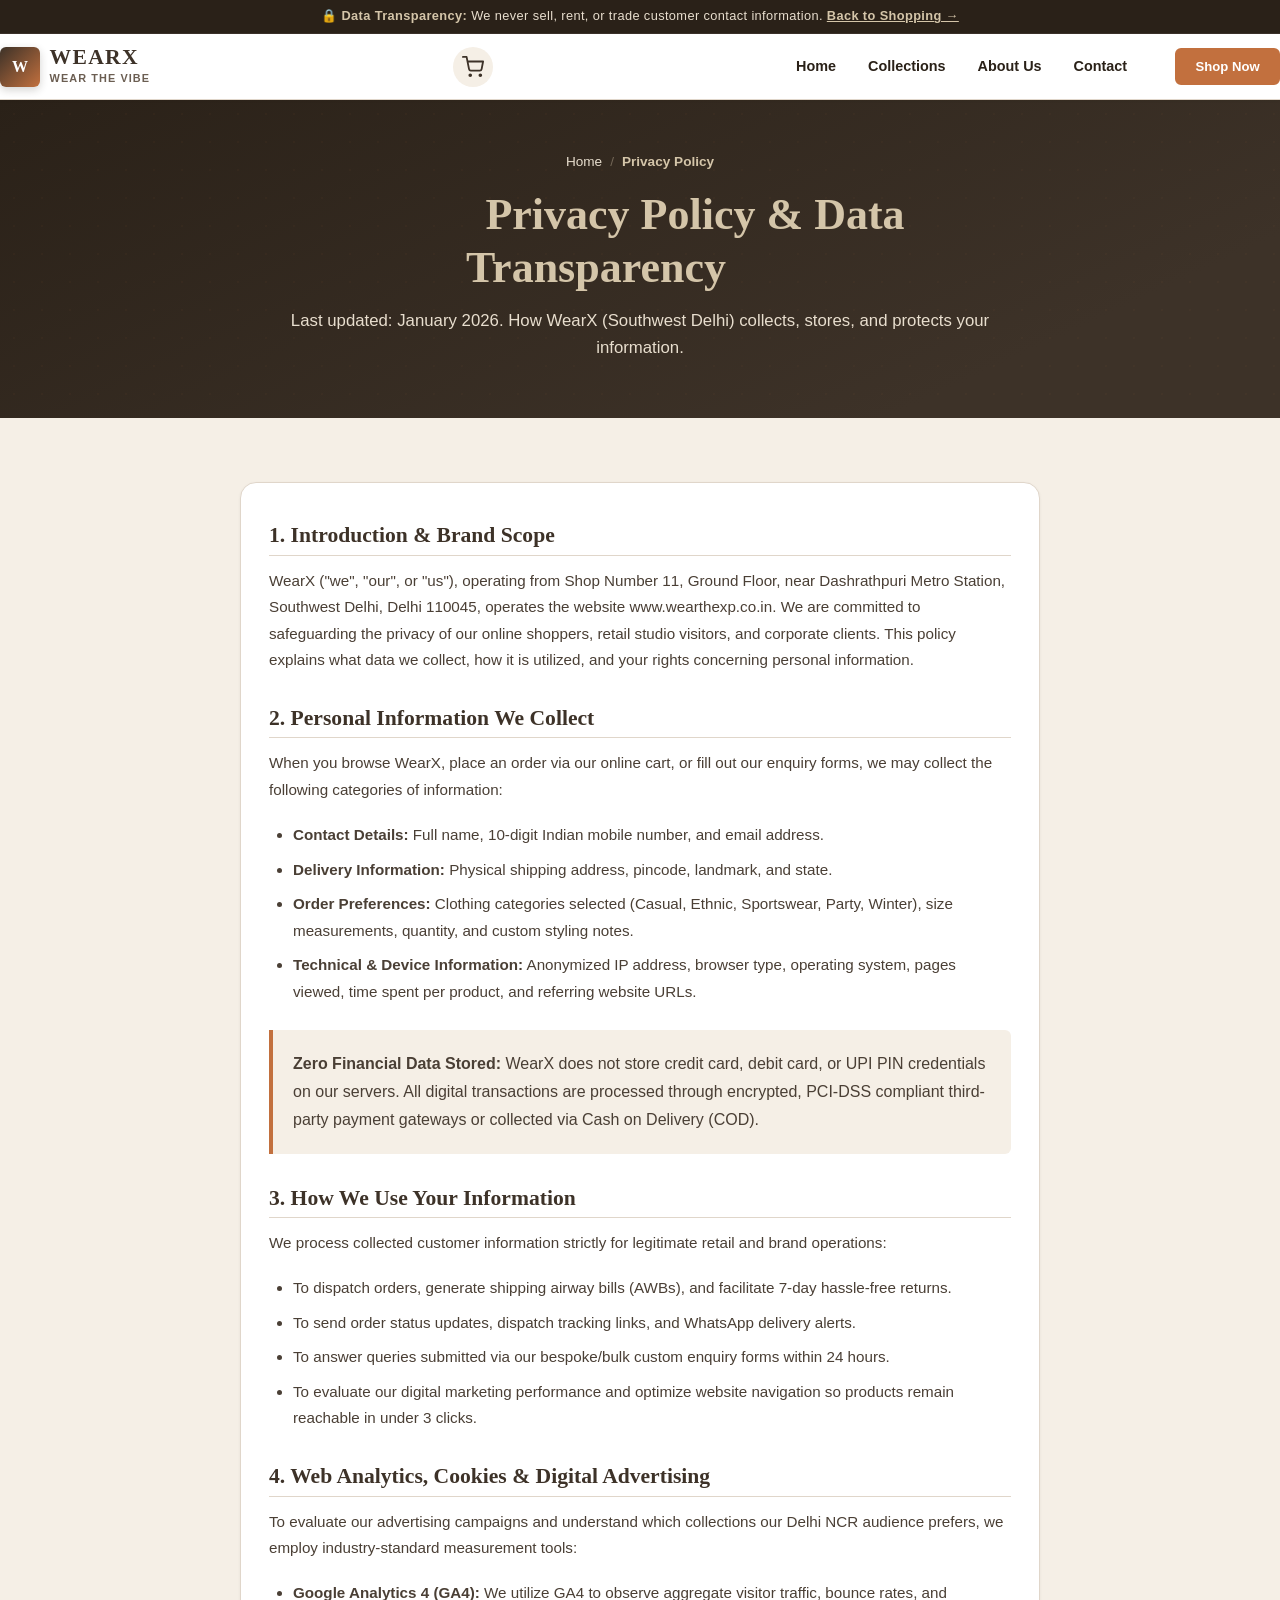
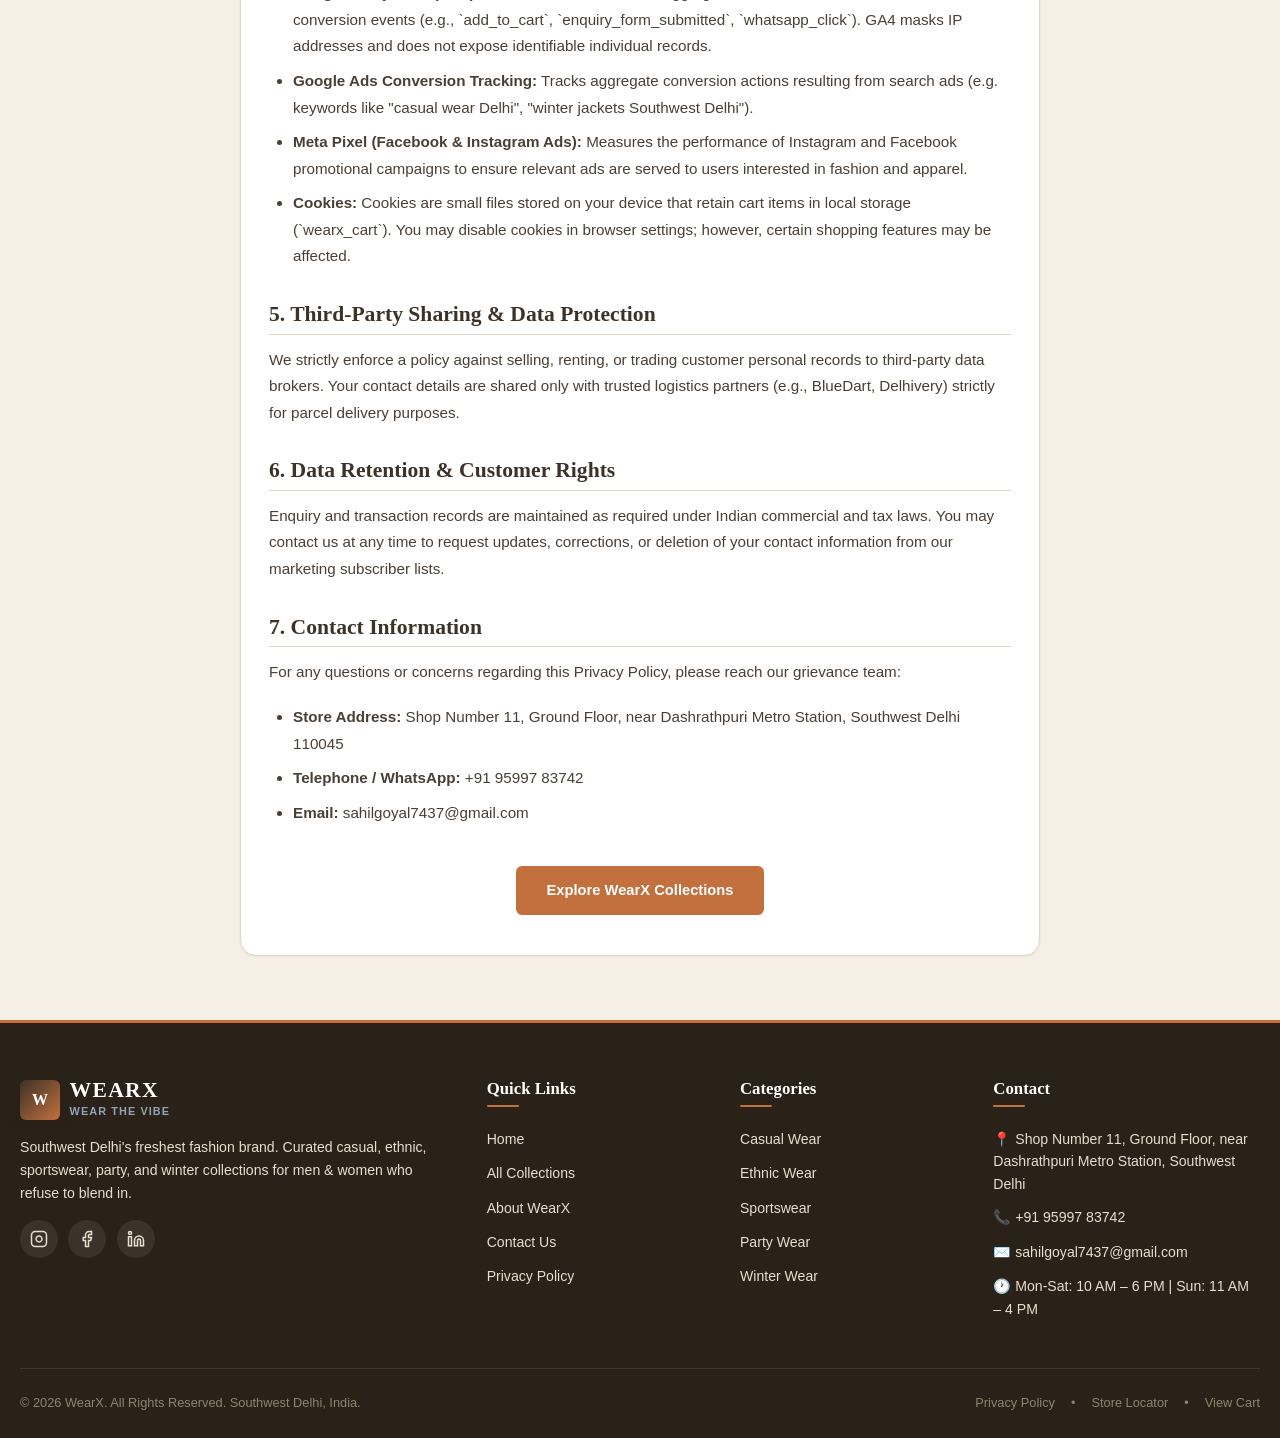
<file: privacy.html>
<!DOCTYPE html>
<html lang="en">
<head>
  <meta charset="UTF-8">
  <meta name="viewport" content="width=device-width, initial-scale=1.0">
  <title>Privacy Policy &amp; Data Transparency | WearX Southwest Delhi</title>
  <meta name="description" content="Read the official Privacy Policy of WearX. Learn how we collect, store, and protect customer order data, cookies, Google Analytics 4, and Meta pixel compliance.">
  <meta name="keywords" content="WearX privacy policy, clothing store data policy Delhi, WearX terms, customer data security Delhi">
  <link rel="canonical" href="https://www.wearthexp.co.in/privacy.html">

  <!-- Open Graph -->
  <meta property="og:type" content="website">
  <meta property="og:url" content="https://www.wearthexp.co.in/privacy.html">
  <meta property="og:title" content="Privacy Policy | WearX">
  <meta property="og:description" content="Transparent information on data collection, privacy, and digital marketing tracking at WearX.">

  <!-- BreadcrumbList Schema -->
  <script type="application/ld+json">
  {
    "@context": "https://schema.org",
    "@type": "BreadcrumbList",
    "itemListElement": [
      {
        "@type": "ListItem",
        "position": 1,
        "name": "Home",
        "item": "https://www.wearthexp.co.in/"
      },
      {
        "@type": "ListItem",
        "position": 2,
        "name": "Privacy Policy",
        "item": "https://www.wearthexp.co.in/privacy.html"
      }
    ]
  }
  </script>

  <link rel="stylesheet" href="style.css">
</head>
<body>

  <!-- Skip Link -->
  <a href="#main-content" class="skip-link">Skip to main content</a>

  <!-- Announcement Bar -->
  <aside class="announce-bar" aria-label="Store Announcement">
    <div class="container">
      🔒 <strong>Data Transparency:</strong> We never sell, rent, or trade customer contact information.
      <a href="collections.html">Back to Shopping →</a>
    </div>
  </aside>

  <!-- Header -->
  <header class="header">
    <div class="container header__inner">

      <!-- Brand -->
      <a href="index.html" class="brand" aria-label="WearX Home">
        <div class="brand__icon" aria-hidden="true">W</div>
        <div class="brand__text">
          <span class="brand__name">WearX</span>
          <span class="brand__tagline">Wear the Vibe</span>
        </div>
      </a>

      <!-- Header Utilities -->
      <div class="header__utils">
        <!-- Cart Button -->
        <a href="cart.html" class="header__cart-btn" aria-label="View shopping cart">
          <svg width="22" height="22" viewBox="0 0 24 24" fill="none" stroke="currentColor" stroke-width="2" stroke-linecap="round" stroke-linejoin="round"><circle cx="9" cy="21" r="1"></circle><circle cx="20" cy="21" r="1"></circle><path d="M1 1h4l2.68 13.39a2 2 0 0 0 2 1.61h9.72a2 2 0 0 0 2-1.61L23 6H6"></path></svg>
          <span class="cart-badge" data-count="0"></span>
        </a>

        <!-- Hamburger -->
        <button class="nav-toggle" aria-label="Toggle navigation menu" aria-expanded="false" aria-controls="primary-nav">
          <span></span><span></span><span></span>
        </button>
      </div>

      <!-- Nav Backdrop -->
      <div class="nav__backdrop" aria-hidden="true"></div>

      <!-- Navigation -->
      <nav id="primary-nav" class="nav" aria-label="Primary Navigation">
        <ul class="nav__list">
          <li><a href="index.html" class="nav__link">Home</a></li>
          <li><a href="collections.html" class="nav__link">Collections</a></li>
          <li><a href="about.html" class="nav__link">About Us</a></li>
          <li><a href="contact.html" class="nav__link">Contact</a></li>
        </ul>
        <a href="collections.html" class="btn btn-accent btn-sm header__cta-desktop">Shop Now</a>
      </nav>

    </div>
  </header>

  <!-- Main Content -->
  <main id="main-content">

    <!-- Subpage Hero -->
    <section class="page-hero" aria-labelledby="privacy-page-title">
      <div class="container page-hero__inner">
        <nav class="breadcrumb" aria-label="Breadcrumbs">
          <a href="index.html">Home</a>
          <span class="breadcrumb-sep">/</span>
          <span class="breadcrumb-current">Privacy Policy</span>
        </nav>
        <h1 id="privacy-page-title" class="page-hero__title" data-anim="words">
          Privacy Policy &amp; <span>Data Transparency</span>
        </h1>
        <p class="page-hero__desc">
          Last updated: January 2026. How WearX (Southwest Delhi) collects, stores, and protects your information.
        </p>
      </div>
    </section>

    <!-- Privacy Legal Content -->
    <section class="section section--alt" aria-labelledby="policy-heading">
      <div class="container">
        
        <article class="prose">
          <h2 id="policy-heading">1. Introduction &amp; Brand Scope</h2>
          <p>
            WearX ("we", "our", or "us"), operating from Shop Number 11, Ground Floor, near Dashrathpuri Metro Station, Southwest Delhi, Delhi 110045, operates the website <a href="https://www.wearthexp.co.in/">www.wearthexp.co.in</a>. We are committed to safeguarding the privacy of our online shoppers, retail studio visitors, and corporate clients. This policy explains what data we collect, how it is utilized, and your rights concerning personal information.
          </p>

          <h2>2. Personal Information We Collect</h2>
          <p>
            When you browse WearX, place an order via our online cart, or fill out our enquiry forms, we may collect the following categories of information:
          </p>
          <ul>
            <li><strong>Contact Details:</strong> Full name, 10-digit Indian mobile number, and email address.</li>
            <li><strong>Delivery Information:</strong> Physical shipping address, pincode, landmark, and state.</li>
            <li><strong>Order Preferences:</strong> Clothing categories selected (Casual, Ethnic, Sportswear, Party, Winter), size measurements, quantity, and custom styling notes.</li>
            <li><strong>Technical &amp; Device Information:</strong> Anonymized IP address, browser type, operating system, pages viewed, time spent per product, and referring website URLs.</li>
          </ul>

          <div style="background:var(--color-beige); border-left:4px solid var(--color-accent); padding:1.25rem; border-radius:0 var(--radius-sm) var(--radius-sm) 0; margin:1.5rem 0;">
            <strong>Zero Financial Data Stored:</strong> WearX does not store credit card, debit card, or UPI PIN credentials on our servers. All digital transactions are processed through encrypted, PCI-DSS compliant third-party payment gateways or collected via Cash on Delivery (COD).
          </div>

          <h2>3. How We Use Your Information</h2>
          <p>We process collected customer information strictly for legitimate retail and brand operations:</p>
          <ul>
            <li>To dispatch orders, generate shipping airway bills (AWBs), and facilitate 7-day hassle-free returns.</li>
            <li>To send order status updates, dispatch tracking links, and WhatsApp delivery alerts.</li>
            <li>To answer queries submitted via our bespoke/bulk custom enquiry forms within 24 hours.</li>
            <li>To evaluate our digital marketing performance and optimize website navigation so products remain reachable in under 3 clicks.</li>
          </ul>

          <h2>4. Web Analytics, Cookies &amp; Digital Advertising</h2>
          <p>
            To evaluate our advertising campaigns and understand which collections our Delhi NCR audience prefers, we employ industry-standard measurement tools:
          </p>
          <ul>
            <li>
              <strong>Google Analytics 4 (GA4):</strong> We utilize GA4 to observe aggregate visitor traffic, bounce rates, and conversion events (e.g., `add_to_cart`, `enquiry_form_submitted`, `whatsapp_click`). GA4 masks IP addresses and does not expose identifiable individual records.
            </li>
            <li>
              <strong>Google Ads Conversion Tracking:</strong> Tracks aggregate conversion actions resulting from search ads (e.g. keywords like "casual wear Delhi", "winter jackets Southwest Delhi").
            </li>
            <li>
              <strong>Meta Pixel (Facebook &amp; Instagram Ads):</strong> Measures the performance of Instagram and Facebook promotional campaigns to ensure relevant ads are served to users interested in fashion and apparel.
            </li>
            <li>
              <strong>Cookies:</strong> Cookies are small files stored on your device that retain cart items in local storage (`wearx_cart`). You may disable cookies in browser settings; however, certain shopping features may be affected.
            </li>
          </ul>

          <h2>5. Third-Party Sharing &amp; Data Protection</h2>
          <p>
            We strictly enforce a policy against selling, renting, or trading customer personal records to third-party data brokers. Your contact details are shared only with trusted logistics partners (e.g., BlueDart, Delhivery) strictly for parcel delivery purposes.
          </p>

          <h2>6. Data Retention &amp; Customer Rights</h2>
          <p>
            Enquiry and transaction records are maintained as required under Indian commercial and tax laws. You may contact us at any time to request updates, corrections, or deletion of your contact information from our marketing subscriber lists.
          </p>

          <h2>7. Contact Information</h2>
          <p>For any questions or concerns regarding this Privacy Policy, please reach our grievance team:</p>
          <ul>
            <li><strong>Store Address:</strong> Shop Number 11, Ground Floor, near Dashrathpuri Metro Station, Southwest Delhi 110045</li>
            <li><strong>Telephone / WhatsApp:</strong> <a href="tel:+919599783742">+91 95997 83742</a></li>
            <li><strong>Email:</strong> <a href="mailto:sahilgoyal7437@gmail.com">sahilgoyal7437@gmail.com</a></li>
          </ul>

          <div style="margin-top:2.5rem; text-align:center;">
            <a href="collections.html" class="btn btn-accent">Explore WearX Collections</a>
          </div>
        </article>

      </div>
    </section>

  </main>

  <!-- Footer -->
  <footer class="footer">
    <div class="container">
      <div class="footer-grid">

        <div class="footer-col">
          <div class="brand" style="margin-bottom: 1rem;">
            <div class="brand__icon" aria-hidden="true">W</div>
            <div class="brand__text">
              <span class="brand__name" style="color: #fff;">WearX</span>
              <span class="brand__tagline" style="color: #94a3b8;">Wear the Vibe</span>
            </div>
          </div>
          <p>Southwest Delhi's freshest fashion brand. Curated casual, ethnic, sportswear, party, and winter collections for men &amp; women who refuse to blend in.</p>
          <div class="footer-social">
            <a href="https://www.instagram.com/wearthexp.co.in" target="_blank" rel="noopener noreferrer" aria-label="WearX Instagram">
              <svg width="18" height="18" viewBox="0 0 24 24" fill="none" stroke="currentColor" stroke-width="2"><rect x="2" y="2" width="20" height="20" rx="5" ry="5"></rect><path d="M16 11.37A4 4 0 1 1 12.63 8 4 4 0 0 1 16 11.37z"></path><line x1="17.5" y1="6.5" x2="17.51" y2="6.5"></line></svg>
            </a>
            <a href="https://www.facebook.com/wearthexp.co.in" target="_blank" rel="noopener noreferrer" aria-label="WearX Facebook">
              <svg width="18" height="18" viewBox="0 0 24 24" fill="none" stroke="currentColor" stroke-width="2"><path d="M18 2h-3a5 5 0 0 0-5 5v3H7v4h3v8h4v-8h3l1-4h-4V7a1 1 0 0 1 1-1h3z"></path></svg>
            </a>
            <a href="https://www.linkedin.com/company/wearx" target="_blank" rel="noopener noreferrer" aria-label="WearX LinkedIn">
              <svg width="18" height="18" viewBox="0 0 24 24" fill="none" stroke="currentColor" stroke-width="2"><path d="M16 8a6 6 0 0 1 6 6v7h-4v-7a2 2 0 0 0-2-2 2 2 0 0 0-2 2v7h-4v-7a6 6 0 0 1 6-6z"></path><rect x="2" y="9" width="4" height="12"></rect><circle cx="4" cy="4" r="2"></circle></svg>
            </a>
          </div>
        </div>

        <div class="footer-col">
          <h4>Quick Links</h4>
          <ul class="footer-links">
            <li><a href="index.html" class="footer-link">Home</a></li>
            <li><a href="collections.html" class="footer-link">All Collections</a></li>
            <li><a href="about.html" class="footer-link">About WearX</a></li>
            <li><a href="contact.html" class="footer-link">Contact Us</a></li>
            <li><a href="privacy.html" class="footer-link">Privacy Policy</a></li>
          </ul>
        </div>

        <div class="footer-col">
          <h4>Categories</h4>
          <ul class="footer-links">
            <li><a href="collections.html#casual" class="footer-link">Casual Wear</a></li>
            <li><a href="collections.html#ethnic" class="footer-link">Ethnic Wear</a></li>
            <li><a href="collections.html#sportswear" class="footer-link">Sportswear</a></li>
            <li><a href="collections.html#party" class="footer-link">Party Wear</a></li>
            <li><a href="collections.html#winter" class="footer-link">Winter Wear</a></li>
          </ul>
        </div>

        <div class="footer-col">
          <h4>Contact</h4>
          <ul class="footer-links">
            <li><span class="footer-link">📍 Shop Number 11, Ground Floor, near Dashrathpuri Metro Station, Southwest Delhi</span></li>
            <li><a href="tel:+919599783742" class="footer-link">📞 +91 95997 83742</a></li>
            <li><a href="mailto:sahilgoyal7437@gmail.com" class="footer-link">✉️ sahilgoyal7437@gmail.com</a></li>
            <li><span class="footer-link">🕐 Mon-Sat: 10 AM – 6 PM | Sun: 11 AM – 4 PM</span></li>
          </ul>
        </div>

      </div>

      <div class="footer-bottom">
        <div>&copy; 2026 WearX. All Rights Reserved. Southwest Delhi, India.</div>
        <div class="footer-bottom-links">
          <a href="privacy.html">Privacy Policy</a>
          <span>•</span>
          <a href="contact.html">Store Locator</a>
          <span>•</span>
          <a href="cart.html">View Cart</a>
        </div>
      </div>
    </div>
  </footer>

  <script src="script.js?v=2.2"></script>
</body>
</html>
</file>
<file: style.css>
/* ==========================================================================
   WearX — Shared Stylesheet (style.css)
   Mobile-First | Pure CSS | Earthy Tones Palette
   Brand: WearX — Fashion & Clothing, Southwest Delhi
   ========================================================================== */

/* --- CSS Variables & Design Tokens --- */
:root {
  --color-primary: #3d3228;          /* Dark Espresso Brown */
  --color-primary-dark: #2a2118;     /* Deeper Brown */
  --color-primary-light: #5c4a3a;    /* Softer Brown */
  --color-accent: #c2703e;           /* Terracotta / Burnt Orange */
  --color-accent-hover: #a85c30;     /* Darker Terracotta */
  --color-olive: #6b7c3f;            /* Earthy Olive Green */
  --color-olive-dark: #556432;       /* Deeper Olive */
  --color-beige: #f5efe6;            /* Warm Beige Background */
  --color-beige-dark: #e8dece;       /* Slightly Darker Beige */
  --color-sand: #d4c5a9;             /* Sandy Gold */
  --color-bg-light: #faf8f4;         /* Off-White Page Background */
  --color-bg-card: #ffffff;          /* White Card Surface */
  --color-text-main: #2a2118;        /* Primary Text */
  --color-text-muted: #6b5e52;       /* Secondary / Muted Text */
  --color-border: #e0d6ca;           /* Card / Input Border */
  --color-border-focus: #c2703e;     /* Focus ring */
  --color-success: #6b7c3f;
  --color-danger: #c0392b;
  --color-white: #ffffff;
  --color-black: #1a1310;

  --font-heading: 'Georgia', 'Times New Roman', serif;
  --font-body: -apple-system, BlinkMacSystemFont, 'Segoe UI', Roboto, 'Helvetica Neue', Arial, sans-serif;

  --shadow-sm: 0 1px 3px rgba(42, 33, 24, 0.06);
  --shadow-md: 0 4px 12px rgba(42, 33, 24, 0.1);
  --shadow-lg: 0 10px 24px rgba(42, 33, 24, 0.12);
  --shadow-xl: 0 20px 40px rgba(42, 33, 24, 0.14);

  --radius-sm: 6px;
  --radius-md: 10px;
  --radius-lg: 16px;
  --radius-xl: 24px;
  --radius-full: 9999px;

  --transition-fast: 0.2s ease;
  --transition-normal: 0.35s ease;
  --transition-slow: 0.5s ease;
}

/* --- Base Reset & Typography --- */
*, *::before, *::after {
  box-sizing: border-box;
  margin: 0;
  padding: 0;
}

html {
  font-size: 16px;
  scroll-behavior: smooth;
  -webkit-text-size-adjust: 100%;
}

body {
  font-family: var(--font-body);
  color: var(--color-text-main);
  background-color: var(--color-bg-light);
  line-height: 1.6;
  min-height: 100vh;
  display: flex;
  flex-direction: column;
  overflow-x: hidden;
}

img, svg, video {
  display: block;
  max-width: 100%;
  height: auto;
}

a {
  color: inherit;
  text-decoration: none;
  transition: color var(--transition-fast);
}

ul, ol {
  list-style: none;
}

button, input, select, textarea {
  font: inherit;
  color: inherit;
}

button {
  cursor: pointer;
  border: none;
  background: none;
}

h1, h2, h3, h4, h5, h6 {
  font-family: var(--font-heading);
  line-height: 1.2;
}

/* --- Accessibility Skip Link --- */
.skip-link {
  position: absolute;
  top: -100px;
  left: 1rem;
  background: var(--color-accent);
  color: var(--color-white);
  padding: 0.5rem 1rem;
  font-weight: 700;
  z-index: 9999;
  border-radius: var(--radius-sm);
  transition: top var(--transition-fast);
}

.skip-link:focus {
  top: 1rem;
}

/* --- Layout --- */
.container {
  width: 100%;
  padding-left: 1.25rem;
  padding-right: 1.25rem;
  margin-left: auto;
  margin-right: auto;
  max-width: 1280px;
}

.section {
  padding-top: 4rem;
  padding-bottom: 4rem;
}

.section--alt {
  background-color: var(--color-beige);
}

.section--dark {
  background-color: var(--color-primary);
  color: var(--color-white);
}

/* --- Section Headers --- */
.section-header {
  text-align: center;
  margin-bottom: 2.75rem;
}

.section-eyebrow {
  display: inline-block;
  font-size: 0.78rem;
  font-weight: 700;
  text-transform: uppercase;
  letter-spacing: 0.15em;
  color: var(--color-accent);
  margin-bottom: 0.65rem;
}

.section--dark .section-eyebrow {
  color: var(--color-sand);
}

.section-title {
  font-family: var(--font-heading);
  font-size: 2rem;
  font-weight: 700;
  color: var(--color-primary);
  margin-bottom: 0.75rem;
  letter-spacing: -0.02em;
}

.section--dark .section-title {
  color: var(--color-white);
}

.section-subtitle {
  font-size: 1.05rem;
  color: var(--color-text-muted);
  max-width: 640px;
  margin-left: auto;
  margin-right: auto;
}

.section--dark .section-subtitle {
  color: var(--color-beige-dark);
}

/* --- Buttons --- */
.btn {
  display: inline-flex;
  align-items: center;
  justify-content: center;
  gap: 0.5rem;
  font-weight: 700;
  font-size: 0.92rem;
  padding: 0.85rem 1.75rem;
  border-radius: var(--radius-sm);
  text-align: center;
  transition: all var(--transition-normal);
  cursor: pointer;
  line-height: 1.2;
  border: 2px solid transparent;
}

.btn-primary {
  background-color: var(--color-primary);
  color: var(--color-white);
  border-color: var(--color-primary);
}

.btn-primary:hover, .btn-primary:focus {
  background-color: var(--color-accent);
  border-color: var(--color-accent);
  transform: translateY(-2px);
  box-shadow: 0 6px 16px rgba(194, 112, 62, 0.35);
}

.btn-accent {
  background-color: var(--color-accent);
  color: var(--color-white);
  border-color: var(--color-accent);
}

.btn-accent:hover, .btn-accent:focus {
  background-color: var(--color-accent-hover);
  border-color: var(--color-accent-hover);
  transform: translateY(-2px);
}

.btn-outline {
  background-color: transparent;
  color: var(--color-primary);
  border-color: var(--color-primary);
}

.btn-outline:hover, .btn-outline:focus {
  background-color: var(--color-primary);
  color: var(--color-white);
}

.btn-outline-white {
  background-color: transparent;
  color: var(--color-white);
  border-color: var(--color-white);
}

.btn-outline-white:hover, .btn-outline-white:focus {
  background-color: var(--color-white);
  color: var(--color-primary);
}

.btn-sm {
  padding: 0.55rem 1.15rem;
  font-size: 0.82rem;
}

.btn-block {
  width: 100%;
}

.btn-icon {
  width: 42px;
  height: 42px;
  padding: 0;
  border-radius: 50%;
  display: inline-flex;
  align-items: center;
  justify-content: center;
}

/* --- Announcement Bar --- */
.announce-bar {
  background-color: var(--color-primary-dark);
  color: var(--color-beige-dark);
  font-size: 0.8rem;
  padding: 0.4rem 0;
  text-align: center;
  letter-spacing: 0.03em;
  border-bottom: 1px solid rgba(255,255,255,0.08);
}

.announce-bar strong {
  color: var(--color-sand);
}

.announce-bar a {
  color: var(--color-sand);
  font-weight: 700;
  text-decoration: underline;
}

.announce-bar a:hover {
  color: var(--color-white);
}

/* --- Site Header & Navigation --- */
.header {
  position: sticky;
  top: 0;
  z-index: 1000;
  background-color: var(--color-white);
  box-shadow: var(--shadow-sm);
  border-bottom: 1px solid var(--color-border);
}

.header__inner {
  display: flex;
  align-items: center;
  justify-content: space-between;
  padding: 0.75rem 0;
  gap: 1rem;
}

/* Brand Logo */
.brand {
  display: flex;
  align-items: center;
  gap: 0.6rem;
  flex-shrink: 0;
}

.brand__icon {
  width: 40px;
  height: 40px;
  background: linear-gradient(135deg, var(--color-primary) 0%, var(--color-accent) 100%);
  border-radius: var(--radius-sm);
  display: flex;
  align-items: center;
  justify-content: center;
  color: var(--color-white);
  font-family: var(--font-heading);
  font-weight: 900;
  font-size: 1rem;
  box-shadow: 0 3px 8px rgba(42, 33, 24, 0.2);
}

.brand__text {
  display: flex;
  flex-direction: column;
}

.brand__name {
  font-family: var(--font-heading);
  font-size: 1.35rem;
  font-weight: 700;
  color: var(--color-primary);
  line-height: 1.1;
  letter-spacing: 0.06em;
  text-transform: uppercase;
}

.brand__tagline {
  font-size: 0.68rem;
  color: var(--color-text-muted);
  font-weight: 600;
  letter-spacing: 0.1em;
  text-transform: uppercase;
}

/* Nav Toggle (Hamburger) */
.nav-toggle {
  display: flex;
  flex-direction: column;
  justify-content: space-between;
  width: 30px;
  height: 22px;
  padding: 0;
  background: transparent;
  cursor: pointer;
  z-index: 1001;
}

.nav-toggle span {
  display: block;
  height: 2.5px;
  width: 100%;
  background-color: var(--color-primary);
  border-radius: 2px;
  transition: all var(--transition-fast);
}

.nav-toggle[aria-expanded="true"] span:nth-child(1) {
  transform: translateY(8px) rotate(45deg);
}

.nav-toggle[aria-expanded="true"] span:nth-child(2) {
  opacity: 0;
}

.nav-toggle[aria-expanded="true"] span:nth-child(3) {
  transform: translateY(-8px) rotate(-45deg);
}

/* Navigation Drawer (Mobile) */
.nav {
  position: fixed;
  top: 0;
  right: -100%;
  width: 80%;
  max-width: 320px;
  height: 100vh;
  background-color: var(--color-white);
  box-shadow: var(--shadow-xl);
  padding: 5rem 1.5rem 2rem;
  display: flex;
  flex-direction: column;
  gap: 1.5rem;
  transition: right var(--transition-normal);
  overflow-y: auto;
  z-index: 999;
}

.nav.is-open {
  right: 0;
}

.nav__backdrop {
  position: fixed;
  inset: 0;
  background-color: rgba(26, 19, 16, 0.55);
  opacity: 0;
  pointer-events: none;
  transition: opacity var(--transition-normal);
  z-index: 998;
}

.nav__backdrop.is-open {
  opacity: 1;
  pointer-events: auto;
}

.nav__list {
  display: flex;
  flex-direction: column;
  gap: 0.35rem;
}

.nav__link {
  display: block;
  padding: 0.8rem 0.5rem;
  font-weight: 700;
  font-size: 1rem;
  color: var(--color-text-main);
  border-bottom: 1px solid var(--color-border);
  transition: color var(--transition-fast), padding-left var(--transition-fast);
}

.nav__link:hover, .nav__link.active {
  color: var(--color-accent);
  padding-left: 0.85rem;
}

/* Header Utility Icons (Cart, Search) */
.header__utils {
  display: flex;
  align-items: center;
  gap: 0.65rem;
}

.header__cart-btn {
  position: relative;
  display: inline-flex;
  align-items: center;
  justify-content: center;
  width: 40px;
  height: 40px;
  border-radius: 50%;
  background-color: var(--color-beige);
  color: var(--color-primary);
  transition: background-color var(--transition-fast);
}

.header__cart-btn:hover {
  background-color: var(--color-beige-dark);
}

.cart-badge {
  position: absolute;
  top: -2px;
  right: -2px;
  background-color: var(--color-accent);
  color: var(--color-white);
  font-size: 0.65rem;
  font-weight: 800;
  min-width: 18px;
  height: 18px;
  line-height: 18px;
  text-align: center;
  border-radius: 50%;
  padding: 0 4px;
}

.cart-badge:empty, .cart-badge[data-count="0"] {
  display: none;
}

.header__cta-desktop {
  display: none;
}

/* --- Hero Section --- */
.hero {
  background: linear-gradient(155deg, var(--color-primary-dark) 0%, var(--color-primary) 55%, var(--color-primary-light) 100%);
  color: var(--color-white);
  padding: 3.5rem 0 4.5rem;
  position: relative;
  overflow: hidden;
}

/* Subtle texture overlay */
.hero::after {
  content: "";
  position: absolute;
  inset: 0;
  background-image: radial-gradient(rgba(194, 112, 62, 0.08) 1px, transparent 1px);
  background-size: 28px 28px;
  pointer-events: none;
  opacity: 0.6;
}

.hero__grid {
  display: flex;
  flex-direction: column;
  gap: 2.5rem;
  position: relative;
  z-index: 1;
}

.hero__content {
  display: flex;
  flex-direction: column;
  align-items: flex-start;
}

.hero__eyebrow {
  display: inline-flex;
  align-items: center;
  gap: 0.5rem;
  background-color: rgba(255,255,255,0.1);
  padding: 0.3rem 0.85rem;
  border-radius: var(--radius-full);
  font-size: 0.78rem;
  font-weight: 600;
  margin-bottom: 1.25rem;
  border: 1px solid rgba(255,255,255,0.18);
  letter-spacing: 0.08em;
  text-transform: uppercase;
}

.hero__eyebrow-dot {
  width: 7px;
  height: 7px;
  background-color: var(--color-olive);
  border-radius: 50%;
  box-shadow: 0 0 8px var(--color-olive);
}

.hero__title {
  font-family: var(--font-heading);
  font-size: 2.5rem;
  font-weight: 700;
  line-height: 1.12;
  margin-bottom: 1.25rem;
  letter-spacing: -0.02em;
}

.hero__title span {
  color: var(--color-sand);
}

/* Cursor-based animated text */
.cursor-text {
  display: inline-block;
  transition: transform 0.15s ease-out, color 0.15s ease-out;
}

.cursor-text:hover {
  transform: scale(1.06) translateY(-2px);
  color: var(--color-sand);
}

.hero__desc {
  font-size: 1.08rem;
  line-height: 1.65;
  color: var(--color-beige-dark);
  margin-bottom: 2rem;
  max-width: 540px;
}

.hero__actions {
  display: flex;
  flex-direction: column;
  width: 100%;
  gap: 0.75rem;
}

/* Hero Featured Image Card */
.hero__visual {
  position: relative;
  border-radius: var(--radius-lg);
  overflow: hidden;
  box-shadow: var(--shadow-xl);
  aspect-ratio: 4 / 5;
  background-color: var(--color-primary-light);
}

.hero__visual img {
  width: 100%;
  height: 100%;
  object-fit: cover;
}

.hero__visual-tag {
  position: absolute;
  bottom: 1.25rem;
  left: 1.25rem;
  background-color: rgba(42, 33, 24, 0.85);
  backdrop-filter: blur(6px);
  color: var(--color-white);
  padding: 0.65rem 1rem;
  border-radius: var(--radius-md);
  font-size: 0.85rem;
  font-weight: 700;
  border: 1px solid rgba(255,255,255,0.1);
}

/* --- Product / Category Cards --- */
.card-grid {
  display: grid;
  grid-template-columns: 1fr;
  gap: 1.5rem;
}

.card-grid--2col { grid-template-columns: 1fr; }
.card-grid--3col { grid-template-columns: 1fr; }
.card-grid--5col { grid-template-columns: repeat(2, 1fr); }

.category-card {
  position: relative;
  border-radius: var(--radius-lg);
  overflow: hidden;
  aspect-ratio: 3 / 4;
  background-color: var(--color-beige-dark);
  box-shadow: var(--shadow-sm);
  transition: transform var(--transition-fast), box-shadow var(--transition-fast);
  cursor: pointer;
}

.category-card:hover {
  transform: translateY(-6px);
  box-shadow: var(--shadow-lg);
}

.category-card__img {
  width: 100%;
  height: 100%;
  object-fit: cover;
  transition: transform var(--transition-slow);
}

.category-card:hover .category-card__img {
  transform: scale(1.06);
}

.category-card__overlay {
  position: absolute;
  inset: 0;
  background: linear-gradient(180deg, transparent 40%, rgba(26, 19, 16, 0.82) 100%);
  display: flex;
  flex-direction: column;
  justify-content: flex-end;
  padding: 1.5rem;
}

.category-card__name {
  font-family: var(--font-heading);
  font-size: 1.3rem;
  font-weight: 700;
  color: var(--color-white);
  margin-bottom: 0.25rem;
}

.category-card__count {
  font-size: 0.82rem;
  color: var(--color-sand);
  font-weight: 600;
  text-transform: uppercase;
  letter-spacing: 0.06em;
}

/* Product Cards */
.product-card {
  background-color: var(--color-bg-card);
  border-radius: var(--radius-md);
  overflow: hidden;
  border: 1px solid var(--color-border);
  box-shadow: var(--shadow-sm);
  transition: transform var(--transition-fast), box-shadow var(--transition-fast);
  display: flex;
  flex-direction: column;
}

.product-card:hover {
  transform: translateY(-4px);
  box-shadow: var(--shadow-md);
}

.product-card__img-wrap {
  position: relative;
  aspect-ratio: 3 / 4;
  background-color: var(--color-beige);
  overflow: hidden;
}

.product-card__img-wrap img {
  width: 100%;
  height: 100%;
  object-fit: cover;
  transition: transform var(--transition-slow);
}

.product-card:hover .product-card__img-wrap img {
  transform: scale(1.05);
}

.product-card__tag {
  position: absolute;
  top: 0.75rem;
  left: 0.75rem;
  background-color: var(--color-accent);
  color: var(--color-white);
  font-size: 0.7rem;
  font-weight: 800;
  padding: 0.2rem 0.6rem;
  border-radius: var(--radius-full);
  text-transform: uppercase;
  letter-spacing: 0.04em;
}

.product-card__tag--olive {
  background-color: var(--color-olive);
}

.product-card__quick-add {
  position: absolute;
  bottom: 0.75rem;
  right: 0.75rem;
  opacity: 0;
  transform: translateY(8px);
  transition: opacity var(--transition-fast), transform var(--transition-fast);
}

.product-card:hover .product-card__quick-add {
  opacity: 1;
  transform: translateY(0);
}

.product-card__body {
  padding: 1rem 1.15rem 1.25rem;
  display: flex;
  flex-direction: column;
  flex-grow: 1;
}

.product-card__category {
  font-size: 0.72rem;
  font-weight: 700;
  text-transform: uppercase;
  letter-spacing: 0.1em;
  color: var(--color-accent);
  margin-bottom: 0.35rem;
}

.product-card__name {
  font-family: var(--font-heading);
  font-size: 1.05rem;
  font-weight: 700;
  color: var(--color-primary);
  margin-bottom: 0.5rem;
  line-height: 1.3;
}

.product-card__price {
  display: flex;
  align-items: baseline;
  gap: 0.5rem;
  margin-top: auto;
}

.product-card__current-price {
  font-size: 1.15rem;
  font-weight: 800;
  color: var(--color-primary);
}

.product-card__old-price {
  font-size: 0.88rem;
  color: var(--color-text-muted);
  text-decoration: line-through;
}

.product-card__discount {
  font-size: 0.75rem;
  font-weight: 700;
  color: var(--color-olive);
}

/* --- Marquee / Trust Strip --- */
.trust-strip {
  background-color: var(--color-beige);
  border-top: 1px solid var(--color-border);
  border-bottom: 1px solid var(--color-border);
  padding: 1rem 0;
  overflow: hidden;
}

.trust-strip__track {
  display: flex;
  gap: 3rem;
  animation: marquee 25s linear infinite;
  white-space: nowrap;
}

.trust-strip__item {
  display: inline-flex;
  align-items: center;
  gap: 0.5rem;
  font-size: 0.85rem;
  font-weight: 700;
  color: var(--color-text-muted);
  text-transform: uppercase;
  letter-spacing: 0.08em;
  flex-shrink: 0;
}

.trust-strip__item svg {
  color: var(--color-accent);
  flex-shrink: 0;
}

@keyframes marquee {
  from { transform: translateX(0); }
  to { transform: translateX(-50%); }
}

/* --- Feature / USP Cards --- */
.usp-grid {
  display: grid;
  grid-template-columns: 1fr;
  gap: 1.25rem;
}

.usp-card {
  background-color: var(--color-bg-card);
  border: 1px solid var(--color-border);
  border-radius: var(--radius-md);
  padding: 1.75rem 1.5rem;
  display: flex;
  gap: 1.15rem;
  align-items: flex-start;
  transition: transform var(--transition-fast), box-shadow var(--transition-fast);
}

.usp-card:hover {
  transform: translateY(-3px);
  box-shadow: var(--shadow-md);
}

.usp-card__icon {
  flex-shrink: 0;
  width: 48px;
  height: 48px;
  border-radius: var(--radius-md);
  background-color: var(--color-beige);
  color: var(--color-accent);
  display: flex;
  align-items: center;
  justify-content: center;
}

.usp-card__content h3 {
  font-family: var(--font-heading);
  font-size: 1.08rem;
  font-weight: 700;
  color: var(--color-primary);
  margin-bottom: 0.3rem;
}

.usp-card__content p {
  font-size: 0.88rem;
  color: var(--color-text-muted);
  line-height: 1.5;
}

/* --- CTA Banner --- */
.cta-banner {
  background: linear-gradient(135deg, var(--color-accent) 0%, var(--color-accent-hover) 100%);
  color: var(--color-white);
  border-radius: var(--radius-lg);
  padding: 3rem 1.75rem;
  text-align: center;
  box-shadow: var(--shadow-lg);
}

.cta-banner__title {
  font-family: var(--font-heading);
  font-size: 1.85rem;
  font-weight: 700;
  line-height: 1.2;
  margin-bottom: 0.75rem;
}

.cta-banner__desc {
  font-size: 1rem;
  color: rgba(255,255,255,0.9);
  max-width: 550px;
  margin: 0 auto 1.75rem;
}

.cta-banner__actions {
  display: flex;
  flex-direction: column;
  gap: 0.75rem;
  align-items: center;
  justify-content: center;
}

/* --- Forms --- */
.form-group {
  margin-bottom: 1rem;
}

.form-label {
  display: block;
  font-size: 0.85rem;
  font-weight: 700;
  color: var(--color-text-main);
  margin-bottom: 0.35rem;
}

.form-label .req {
  color: var(--color-danger);
}

.form-control {
  width: 100%;
  padding: 0.75rem 0.9rem;
  font-size: 0.95rem;
  border: 1.5px solid var(--color-border);
  border-radius: var(--radius-sm);
  background-color: var(--color-white);
  transition: border-color var(--transition-fast), box-shadow var(--transition-fast);
}

.form-control:focus {
  outline: none;
  border-color: var(--color-border-focus);
  box-shadow: 0 0 0 3px rgba(194, 112, 62, 0.15);
}

.form-control.is-invalid {
  border-color: var(--color-danger);
  background-color: #fef2f2;
}

.form-error {
  display: none;
  font-size: 0.78rem;
  color: var(--color-danger);
  margin-top: 0.25rem;
  font-weight: 600;
}

.form-error.is-visible {
  display: block;
}

.form-help {
  font-size: 0.75rem;
  color: var(--color-text-muted);
  margin-top: 0.25rem;
}

.form-feedback {
  display: none;
  padding: 1rem;
  border-radius: var(--radius-sm);
  margin-top: 1rem;
  text-align: center;
}

.form-feedback--success {
  background-color: #f0fdf4;
  border: 1px solid #86efac;
  color: #166534;
}

.form-feedback.is-active {
  display: block;
}

/* Lead Capture Card */
.lead-card {
  background-color: var(--color-white);
  border-radius: var(--radius-lg);
  padding: 2rem 1.5rem;
  box-shadow: var(--shadow-lg);
  border: 1px solid var(--color-border);
}

.lead-card__header {
  margin-bottom: 1.25rem;
}

.lead-card__title {
  font-family: var(--font-heading);
  font-size: 1.35rem;
  font-weight: 700;
  color: var(--color-primary);
  line-height: 1.2;
}

.lead-card__subtitle {
  font-size: 0.85rem;
  color: var(--color-text-muted);
  margin-top: 0.3rem;
}

/* --- Newsletter --- */
.newsletter {
  display: flex;
  flex-direction: column;
  gap: 0.65rem;
  max-width: 420px;
}

.newsletter__input-wrap {
  display: flex;
  gap: 0;
  border-radius: var(--radius-sm);
  overflow: hidden;
  border: 1.5px solid var(--color-border);
  background-color: var(--color-white);
}

.newsletter__input-wrap input {
  flex-grow: 1;
  border: none;
  padding: 0.75rem 1rem;
  font-size: 0.9rem;
  background: transparent;
  outline: none;
}

.newsletter__input-wrap button {
  flex-shrink: 0;
  padding: 0.75rem 1.25rem;
  background-color: var(--color-accent);
  color: var(--color-white);
  font-weight: 700;
  font-size: 0.85rem;
  border: none;
  cursor: pointer;
  transition: background-color var(--transition-fast);
}

.newsletter__input-wrap button:hover {
  background-color: var(--color-accent-hover);
}

/* --- Site Footer --- */
.footer {
  background-color: var(--color-primary-dark);
  color: var(--color-beige-dark);
  padding-top: 3.5rem;
  padding-bottom: 1.5rem;
  margin-top: auto;
  border-top: 3px solid var(--color-accent);
}

.footer-grid {
  display: grid;
  grid-template-columns: 1fr;
  gap: 2.5rem;
  margin-bottom: 3rem;
}

.footer-col h4 {
  color: var(--color-white);
  font-family: var(--font-heading);
  font-size: 1.05rem;
  font-weight: 700;
  margin-bottom: 1.15rem;
  position: relative;
  padding-bottom: 0.5rem;
}

.footer-col h4::after {
  content: "";
  position: absolute;
  bottom: 0;
  left: 0;
  width: 32px;
  height: 2.5px;
  background-color: var(--color-accent);
  border-radius: 2px;
}

.footer-col p {
  font-size: 0.88rem;
  line-height: 1.6;
  margin-bottom: 1rem;
}

.footer-links {
  display: flex;
  flex-direction: column;
  gap: 0.55rem;
}

.footer-link {
  font-size: 0.88rem;
  color: var(--color-beige-dark);
  display: inline-flex;
  align-items: center;
  gap: 0.4rem;
  transition: color var(--transition-fast), transform var(--transition-fast);
}

.footer-link:hover {
  color: var(--color-white);
  transform: translateX(3px);
}

.footer-social {
  display: flex;
  gap: 0.65rem;
  margin-top: 1rem;
}

.footer-social a {
  width: 38px;
  height: 38px;
  border-radius: 50%;
  background-color: rgba(255,255,255,0.08);
  display: flex;
  align-items: center;
  justify-content: center;
  color: var(--color-beige-dark);
  transition: background-color var(--transition-fast), color var(--transition-fast);
}

.footer-social a:hover {
  background-color: var(--color-accent);
  color: var(--color-white);
}

.footer-bottom {
  padding-top: 1.5rem;
  border-top: 1px solid rgba(255,255,255,0.1);
  display: flex;
  flex-direction: column;
  gap: 0.75rem;
  text-align: center;
  font-size: 0.8rem;
  color: rgba(212, 197, 169, 0.6);
}

.footer-bottom-links {
  display: flex;
  justify-content: center;
  gap: 1rem;
  flex-wrap: wrap;
}

.footer-bottom-links a:hover {
  color: var(--color-white);
}

/* --- Cursor Text Animation (Global) --- */
.anim-char {
  display: inline-block;
  transition: transform 0.2s ease-out, color 0.2s ease-out;
  cursor: default;
}

.anim-char:hover {
  transform: translateY(-4px) scale(1.12);
  color: var(--color-accent);
}

/* Tilt/wave on group hover for heading words */
.anim-word {
  display: inline-block;
  transition: transform 0.25s ease, color 0.25s ease;
}

.anim-word:hover {
  transform: translateY(-3px) rotate(-1.5deg);
  color: var(--color-accent);
}

/* --- Subpage Hero Banner --- */
.page-hero {
  background: linear-gradient(155deg, var(--color-primary-dark) 0%, var(--color-primary) 80%);
  color: var(--color-white);
  padding: 3rem 0 3.5rem;
  text-align: center;
  position: relative;
  overflow: hidden;
}

.page-hero::after {
  content: "";
  position: absolute;
  inset: 0;
  background-image: radial-gradient(rgba(194, 112, 62, 0.08) 1px, transparent 1px);
  background-size: 28px 28px;
  pointer-events: none;
  opacity: 0.5;
}

.page-hero__inner {
  position: relative;
  z-index: 1;
  max-width: 800px;
  margin: 0 auto;
}

.breadcrumb {
  display: inline-flex;
  align-items: center;
  gap: 0.5rem;
  font-size: 0.85rem;
  color: var(--color-beige-dark);
  margin-bottom: 1rem;
  flex-wrap: wrap;
}

.breadcrumb a {
  color: var(--color-beige-dark);
  transition: color var(--transition-fast);
}

.breadcrumb a:hover {
  color: var(--color-sand);
}

.breadcrumb-sep { color: rgba(212,197,169,0.4); }
.breadcrumb-current { color: var(--color-sand); font-weight: 700; }

.page-hero__title {
  font-family: var(--font-heading);
  font-size: 2.15rem;
  font-weight: 700;
  line-height: 1.2;
  margin-bottom: 0.85rem;
}

.page-hero__title span {
  color: var(--color-sand);
}

.page-hero__desc {
  font-size: 1.05rem;
  color: var(--color-beige-dark);
  line-height: 1.6;
}

/* --- Prose (Privacy Policy) --- */
.prose {
  max-width: 800px;
  margin: 0 auto;
  background-color: var(--color-white);
  padding: 2.5rem 1.75rem;
  border-radius: var(--radius-lg);
  border: 1px solid var(--color-border);
  box-shadow: var(--shadow-sm);
  color: #4a3f35;
  line-height: 1.75;
}

.prose h2 {
  font-size: 1.35rem;
  font-weight: 700;
  color: var(--color-primary);
  margin: 2rem 0 0.75rem;
  padding-bottom: 0.35rem;
  border-bottom: 1px solid var(--color-border);
}

.prose h2:first-child { margin-top: 0; }

.prose p { margin-bottom: 1.15rem; font-size: 0.95rem; }

.prose ul, .prose ol {
  margin-bottom: 1.25rem;
  padding-left: 1.5rem;
  list-style: disc;
}

.prose li { margin-bottom: 0.5rem; font-size: 0.95rem; }

/* --- Contact Grid --- */
.contact-grid {
  display: grid;
  grid-template-columns: 1fr;
  gap: 2rem;
}

.contact-card {
  background-color: var(--color-white);
  border: 1px solid var(--color-border);
  border-radius: var(--radius-lg);
  padding: 2rem;
  box-shadow: var(--shadow-sm);
}

.contact-info-list {
  display: flex;
  flex-direction: column;
  gap: 1.5rem;
  margin-top: 1.5rem;
}

.contact-info-item {
  display: flex;
  align-items: flex-start;
  gap: 1rem;
}

.contact-info-icon {
  flex-shrink: 0;
  width: 46px;
  height: 46px;
  border-radius: var(--radius-md);
  background-color: var(--color-beige);
  color: var(--color-accent);
  display: flex;
  align-items: center;
  justify-content: center;
}

.contact-info-content h3 {
  font-size: 1rem;
  font-weight: 700;
  color: var(--color-primary);
  margin-bottom: 0.2rem;
}

.contact-info-content p, .contact-info-content a {
  font-size: 0.9rem;
  color: var(--color-text-muted);
  line-height: 1.5;
}

.contact-info-content a:hover {
  color: var(--color-accent);
}

/* --- Cart Drawer / Cart Page --- */
.cart-table {
  width: 100%;
  border-collapse: collapse;
}

.cart-table th {
  text-align: left;
  font-size: 0.82rem;
  font-weight: 700;
  text-transform: uppercase;
  letter-spacing: 0.08em;
  color: var(--color-text-muted);
  padding: 0.85rem 0;
  border-bottom: 2px solid var(--color-border);
}

.cart-table td {
  padding: 1rem 0;
  border-bottom: 1px solid var(--color-border);
  vertical-align: middle;
}

.cart-item-info {
  display: flex;
  align-items: center;
  gap: 1rem;
}

.cart-item-thumb {
  width: 64px;
  height: 80px;
  border-radius: var(--radius-sm);
  object-fit: cover;
  background-color: var(--color-beige);
}

.cart-item-name {
  font-weight: 700;
  font-size: 0.95rem;
  color: var(--color-primary);
}

.cart-item-variant {
  font-size: 0.8rem;
  color: var(--color-text-muted);
}

.qty-control {
  display: inline-flex;
  align-items: center;
  border: 1.5px solid var(--color-border);
  border-radius: var(--radius-sm);
  overflow: hidden;
}

.qty-btn {
  width: 34px;
  height: 34px;
  display: flex;
  align-items: center;
  justify-content: center;
  background-color: var(--color-beige);
  font-weight: 700;
  font-size: 1rem;
  cursor: pointer;
  transition: background-color var(--transition-fast);
}

.qty-btn:hover {
  background-color: var(--color-beige-dark);
}

.qty-value {
  width: 40px;
  text-align: center;
  font-weight: 700;
  font-size: 0.9rem;
  border: none;
  outline: none;
  background: transparent;
}

.cart-remove-btn {
  color: var(--color-text-muted);
  transition: color var(--transition-fast);
  cursor: pointer;
}

.cart-remove-btn:hover {
  color: var(--color-danger);
}

.cart-summary {
  background-color: var(--color-beige);
  border-radius: var(--radius-lg);
  padding: 2rem;
  border: 1px solid var(--color-border);
}

.cart-summary h3 {
  font-family: var(--font-heading);
  font-size: 1.25rem;
  color: var(--color-primary);
  margin-bottom: 1.5rem;
  padding-bottom: 0.75rem;
  border-bottom: 1px solid var(--color-border);
}

.cart-summary-row {
  display: flex;
  justify-content: space-between;
  margin-bottom: 0.85rem;
  font-size: 0.95rem;
}

.cart-summary-row.total {
  font-weight: 800;
  font-size: 1.15rem;
  color: var(--color-primary);
  margin-top: 1rem;
  padding-top: 1rem;
  border-top: 2px solid var(--color-primary);
}

/* --- Floating WhatsApp --- */
.floating-whatsapp {
  position: fixed;
  bottom: 1.25rem;
  right: 1.25rem;
  background-color: #25d366;
  color: var(--color-white);
  width: 54px;
  height: 54px;
  border-radius: 50%;
  display: flex;
  align-items: center;
  justify-content: center;
  box-shadow: 0 4px 14px rgba(37, 211, 102, 0.4);
  z-index: 990;
  transition: transform var(--transition-fast);
}

.floating-whatsapp:hover {
  transform: scale(1.08);
}

/* ==========================================================================
   Responsive Media Queries (Mobile-First)
   ========================================================================== */

/* Small Tablets (min-width: 480px) */
@media (min-width: 480px) {
  .card-grid--5col {
    grid-template-columns: repeat(3, 1fr);
  }
}

/* Tablets (min-width: 768px) */
@media (min-width: 768px) {
  .section-title {
    font-size: 2.35rem;
  }

  .page-hero__title {
    font-size: 2.75rem;
  }

  .hero__title {
    font-size: 3rem;
  }

  .hero__actions {
    flex-direction: row;
    width: auto;
  }

  .usp-grid {
    grid-template-columns: repeat(2, 1fr);
  }

  .card-grid--2col {
    grid-template-columns: repeat(2, 1fr);
  }

  .card-grid--3col {
    grid-template-columns: repeat(2, 1fr);
  }

  .card-grid--5col {
    grid-template-columns: repeat(3, 1fr);
  }

  .cta-banner__actions {
    flex-direction: row;
  }

  .footer-grid {
    grid-template-columns: repeat(2, 1fr);
  }

  .footer-bottom {
    flex-direction: row;
    justify-content: space-between;
    text-align: left;
  }

  .contact-grid {
    grid-template-columns: 1fr 1fr;
  }
}

/* Desktops (min-width: 1024px) */
@media (min-width: 1024px) {
  .nav-toggle {
    display: none;
  }

  .nav {
    position: static;
    width: auto;
    max-width: none;
    height: auto;
    padding: 0;
    box-shadow: none;
    background: transparent;
    flex-direction: row;
    align-items: center;
    overflow: visible;
  }

  .nav__backdrop {
    display: none;
  }

  .nav__list {
    flex-direction: row;
    gap: 2rem;
  }

  .nav__link {
    padding: 0.5rem 0;
    font-size: 0.9rem;
    border-bottom: none;
    position: relative;
  }

  .nav__link::after {
    content: "";
    position: absolute;
    bottom: -2px;
    left: 0;
    width: 0%;
    height: 2px;
    background-color: var(--color-accent);
    transition: width var(--transition-fast);
  }

  .nav__link:hover::after, .nav__link.active::after {
    width: 100%;
  }

  .nav__link:hover {
    padding-left: 0;
  }

  .header__cta-desktop {
    display: inline-flex;
    margin-left: 1.5rem;
  }

  .hero__grid {
    display: grid;
    grid-template-columns: 1.1fr 0.9fr;
    align-items: center;
    gap: 4rem;
  }

  .hero__visual {
    aspect-ratio: 3 / 4;
  }

  .usp-grid {
    grid-template-columns: repeat(4, 1fr);
  }

  .card-grid--3col {
    grid-template-columns: repeat(3, 1fr);
  }

  .card-grid--5col {
    grid-template-columns: repeat(5, 1fr);
  }

  .footer-grid {
    grid-template-columns: 2fr 1fr 1fr 1.25fr;
  }
}
</file>
